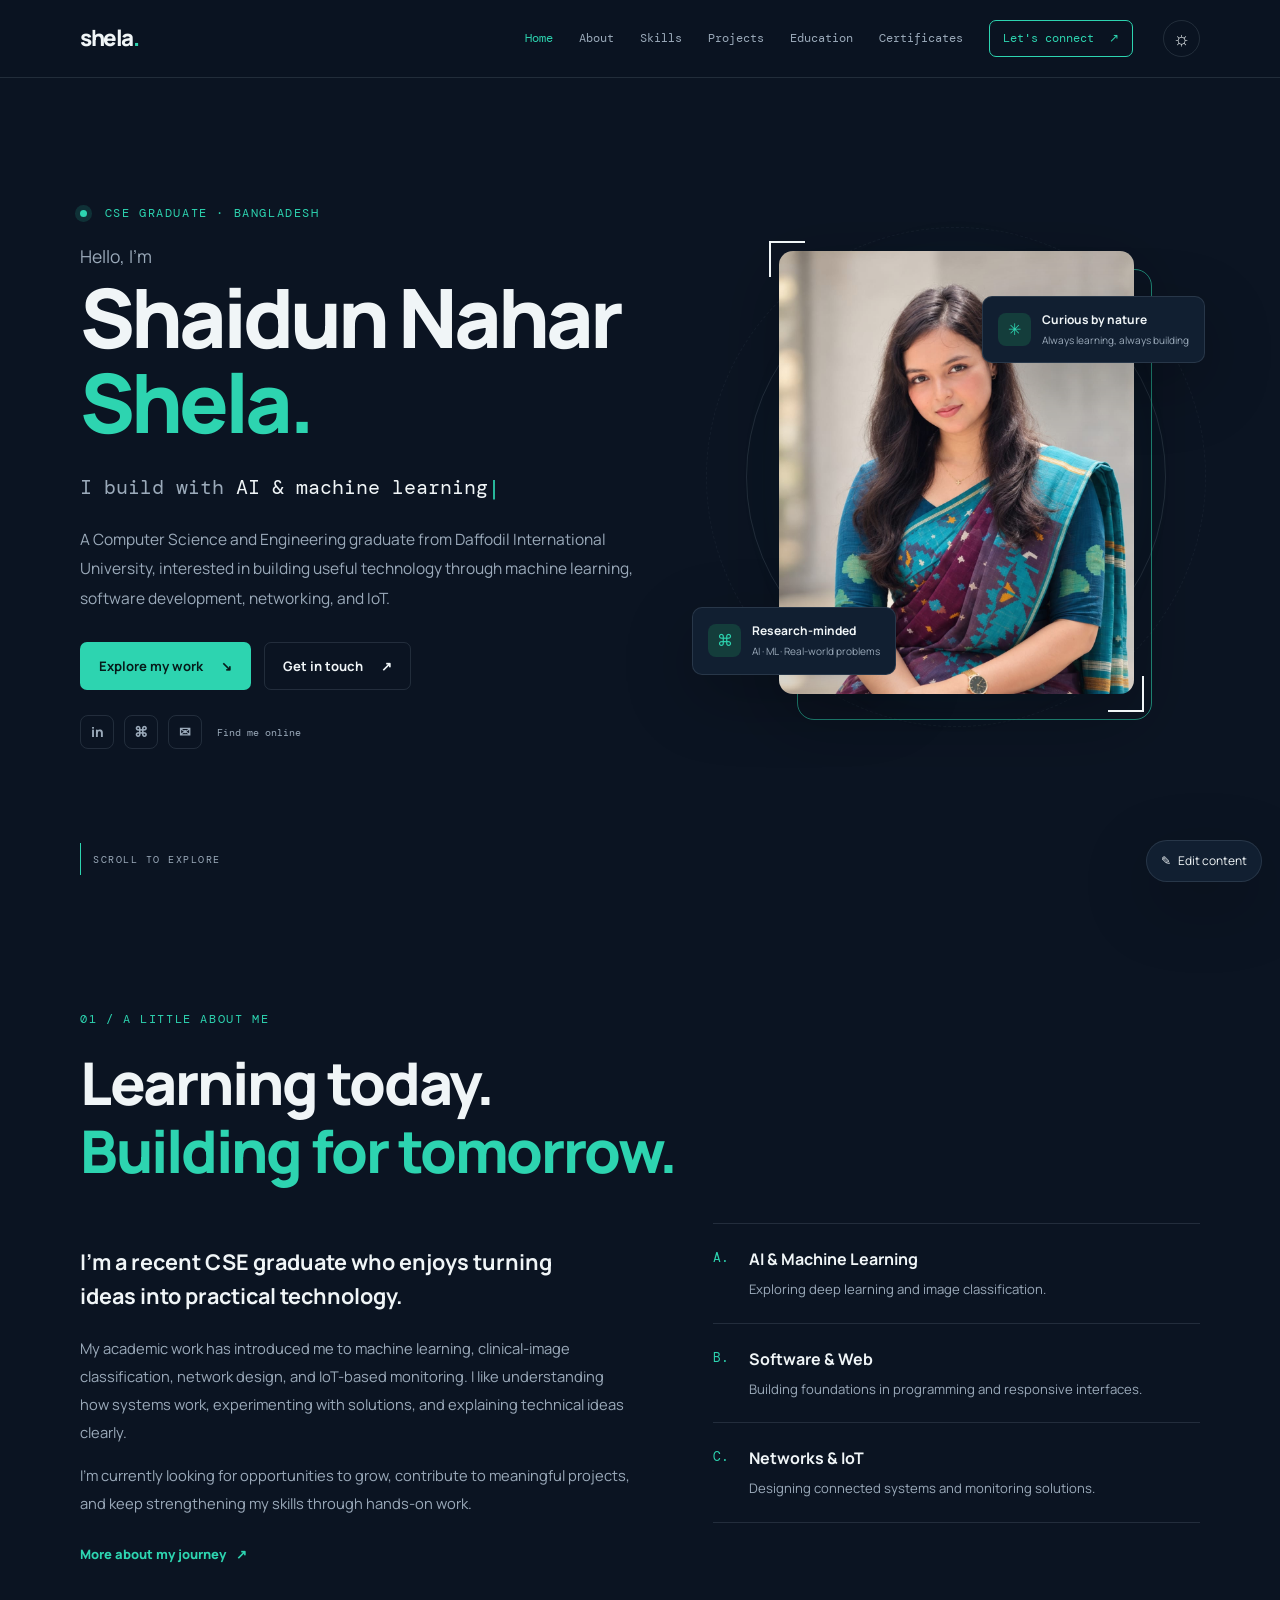
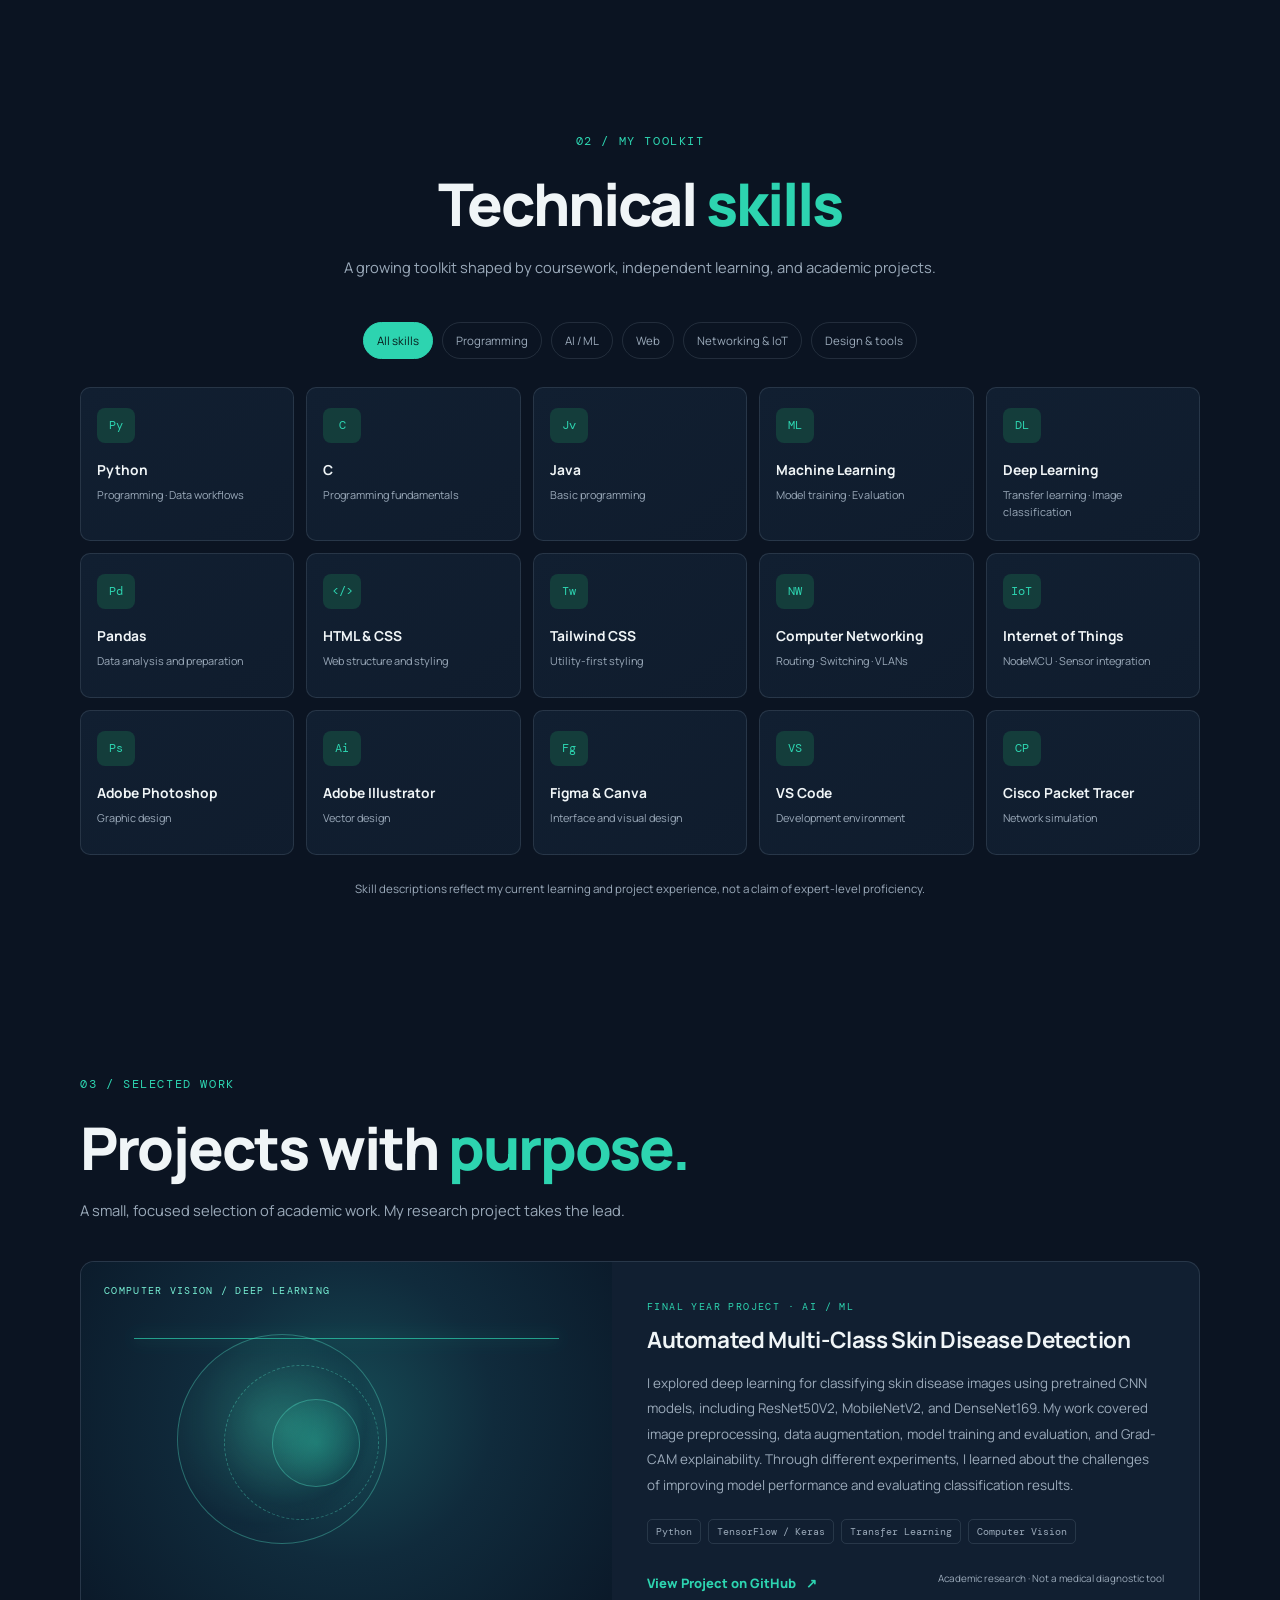
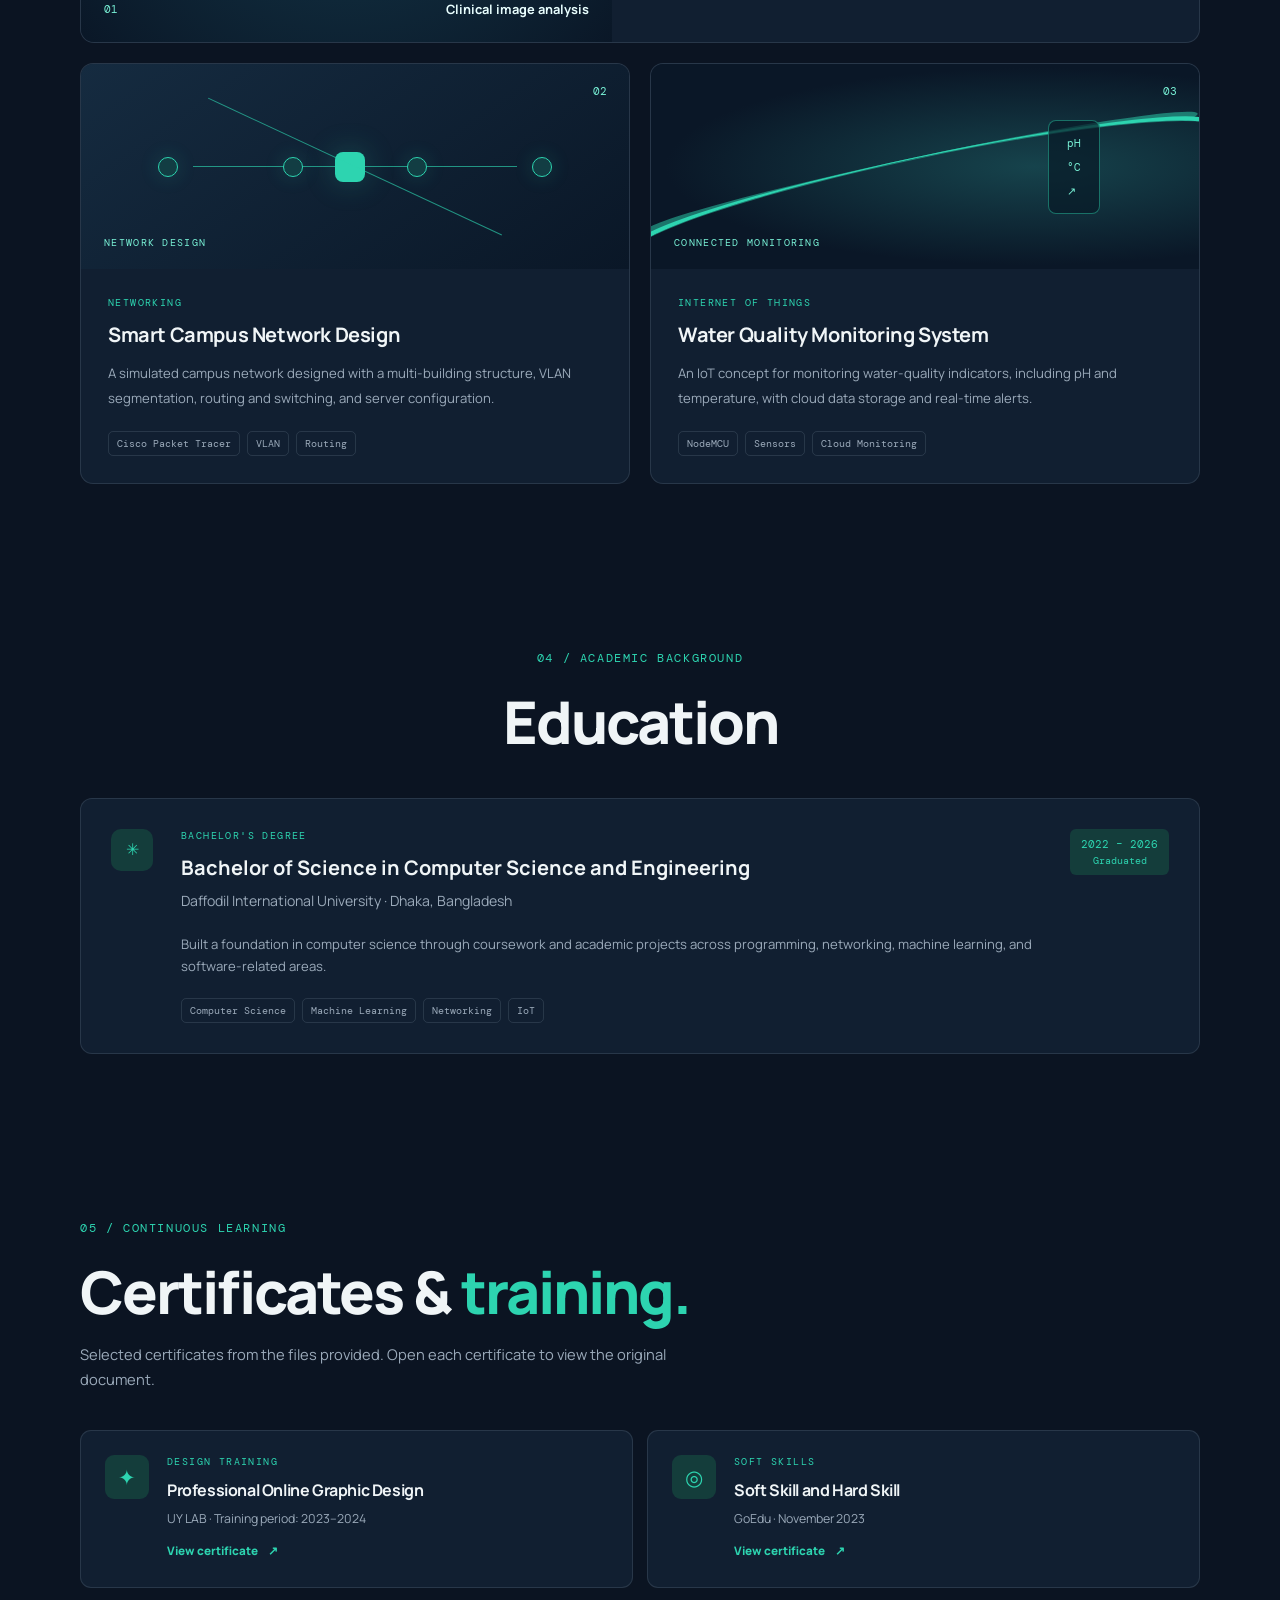
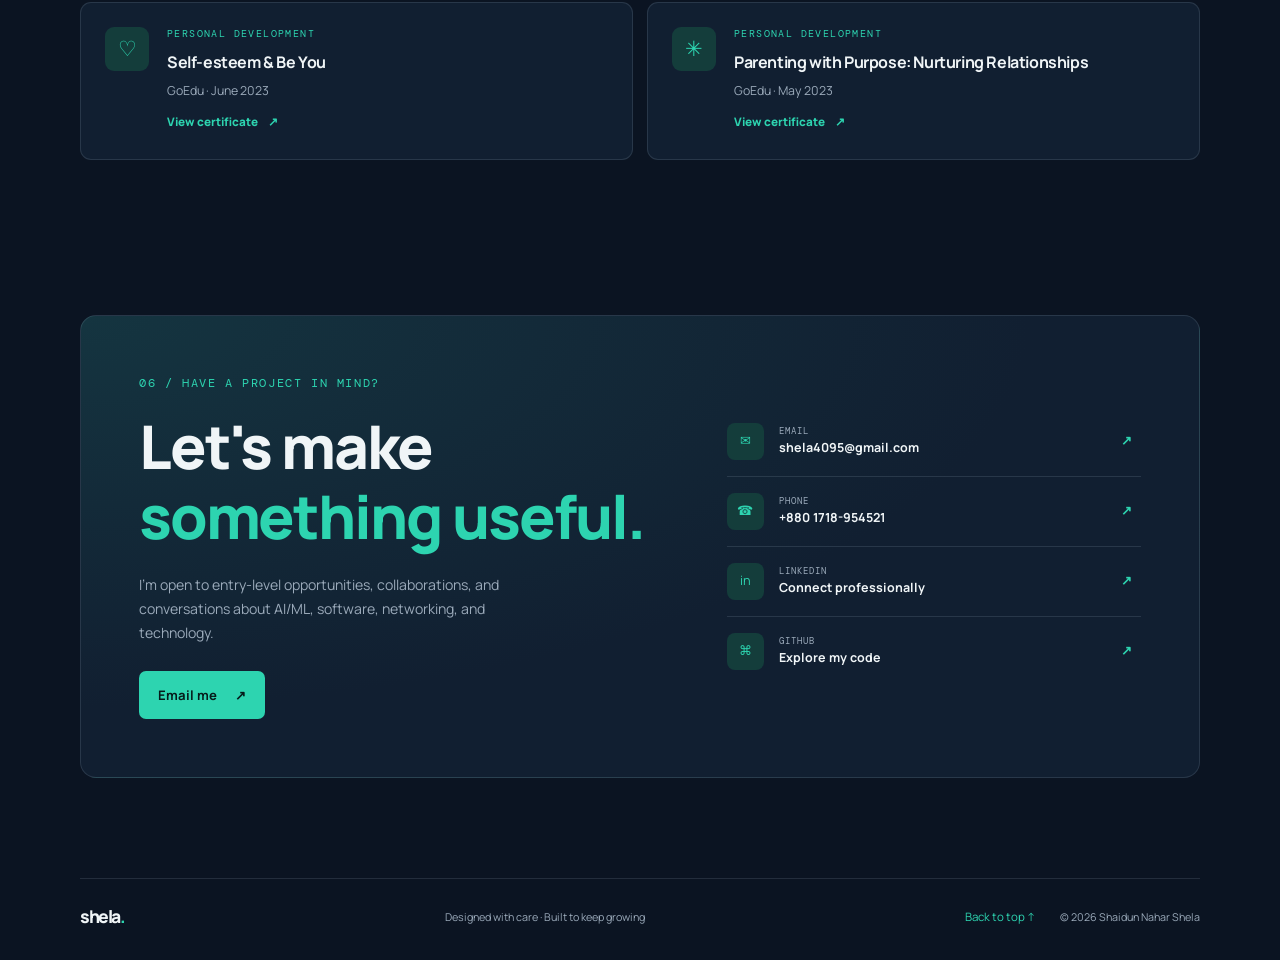
<file: index.html>
<!doctype html>
<html lang="en">

<head>
  <meta charset="utf-8">
  <meta name="viewport" content="width=device-width, initial-scale=1">
  <meta name="theme-color" content="#0b1422">
  <meta name="description"
    content="Portfolio of Shaidun Nahar Shela, CSE graduate interested in AI/ML, software development, networking, and IoT.">
  <title>Shaidun Nahar Shela | CSE Graduate & AI/ML Enthusiast</title>
  <link rel="preconnect" href="https://fonts.googleapis.com">
  <link rel="preconnect" href="https://fonts.gstatic.com" crossorigin>
  <link
    href="https://fonts.googleapis.com/css2?family=DM+Mono:wght@400;500&family=Manrope:wght@400;500;600;700;800&display=swap"
    rel="stylesheet">
  <link rel="stylesheet" href="style.css">
  <script defer src="script.js"></script>
</head>

<body>
  <div class="scroll-progress" id="scrollProgress"></div>
  <header class="site-header">
    <a class="brand" href="#home" aria-label="Shaidun Nahar Shela home">shela<span>.</span></a>
    <button class="menu-toggle" id="menuToggle" aria-label="Toggle navigation"
      aria-expanded="false"><span></span><span></span></button>
    <nav class="nav" id="nav">
      <a class="active" href="#home">Home</a><a href="#about">About</a><a href="#skills">Skills</a><a
        href="#projects">Projects</a><a href="#education">Education</a><a href="#certificates">Certificates</a><a
        href="#contact" class="nav-cta">Let's connect <span>↗</span></a>
    </nav>
    <button class="theme-toggle" id="themeToggle" aria-label="Toggle light and dark theme"
      title="Toggle theme">☼</button>
  </header>

  <main>
    <section class="hero section-wrap" id="home">
      <div class="hero-copy reveal">
        <p class="eyebrow"><span class="status-dot"></span> CSE GRADUATE · BANGLADESH</p>
        <p class="intro-line">Hello, I'm</p>
        <h1>Shaidun Nahar<br><span>Shela.</span></h1>
        <h2 class="role-line">I build with <span id="typedRole">AI & machine learning</span><i class="cursor">|</i></h2>
        <p class="hero-summary">A Computer Science and Engineering graduate from Daffodil International University,
          interested in building useful technology through machine learning, software development, networking, and IoT.
        </p>
        <div class="hero-actions"><a class="button button-primary" href="#projects">Explore my work <span>↘</span></a><a
            class="button button-quiet" href="mailto:shela4095@gmail.com">Get in touch <span>↗</span></a></div>
        <div class="social-row" aria-label="Social profiles"><a
            href="https://www.linkedin.com/in/shaidun-nahar-shela-997647368/" target="_blank" rel="noopener noreferrer"
            aria-label="LinkedIn">in</a><a href="https://github.com/shaidun" target="_blank" rel="noopener noreferrer"
            aria-label="GitHub">⌘</a><a href="mailto:shela4095@gmail.com" aria-label="Email">✉</a><span
            class="social-caption">Find me online</span></div>
      </div>
      <div class="hero-visual reveal">
        <div class="photo-frame">
          <div class="photo-glow"></div><img src="assets/profile.jpg" alt="Portrait of Shaidun Nahar Shela"
            class="profile-photo">
          <div class="photo-corner corner-tl"></div>
          <div class="photo-corner corner-br"></div>
        </div>
        <div class="floating-note note-top"><span class="note-icon">✳</span>
          <div><strong>Curious by nature</strong><small>Always learning, always building</small></div>
        </div>
        <div class="floating-note note-bottom"><span class="note-icon">⌘</span>
          <div><strong>Research-minded</strong><small>AI · ML · Real-world problems</small></div>
        </div>
        <div class="orbit orbit-one"></div>
        <div class="orbit orbit-two"></div>
      </div>
      <a class="scroll-cue" href="#about"><span></span> SCROLL TO EXPLORE</a>
    </section>

    <section class="section section-wrap" id="about">
      <div class="section-heading reveal">
        <p class="eyebrow">01 / A LITTLE ABOUT ME</p>
        <h2>Learning today.<br><span>Building for tomorrow.</span></h2>
      </div>
      <div class="about-grid">
        <div class="about-text reveal">
          <p class="large-copy">I’m a recent CSE graduate who enjoys turning ideas into practical technology.</p>
          <p>My academic work has introduced me to machine learning, clinical-image classification, network design, and
            IoT-based monitoring. I like understanding how systems work, experimenting with solutions, and explaining
            technical ideas clearly.</p>
          <p>I’m currently looking for opportunities to grow, contribute to meaningful projects, and keep strengthening
            my skills through hands-on work.</p><a class="text-link"
            href="https://www.linkedin.com/in/shaidun-nahar-shela-997647368/" target="_blank"
            rel="noopener noreferrer">More about my journey <span>↗</span></a>
        </div>
        <div class="about-facts reveal">
          <div class="fact-card"><span class="fact-index">A.</span>
            <div>
              <h3>AI & Machine Learning</h3>
              <p>Exploring deep learning and image classification.</p>
            </div>
          </div>
          <div class="fact-card"><span class="fact-index">B.</span>
            <div>
              <h3>Software & Web</h3>
              <p>Building foundations in programming and responsive interfaces.</p>
            </div>
          </div>
          <div class="fact-card"><span class="fact-index">C.</span>
            <div>
              <h3>Networks & IoT</h3>
              <p>Designing connected systems and monitoring solutions.</p>
            </div>
          </div>
        </div>
      </div>
    </section>

    <section class="section section-wrap" id="skills">
      <div class="section-heading centered reveal">
        <p class="eyebrow">02 / MY TOOLKIT</p>
        <h2>Technical <span>skills</span></h2>
        <p class="section-subtitle">A growing toolkit shaped by coursework, independent learning, and academic projects.
        </p>
      </div>
      <div class="skill-tabs reveal" role="tablist" aria-label="Skill categories"><button class="skill-tab selected"
          data-skill="all" role="tab" aria-selected="true">All skills</button><button class="skill-tab"
          data-skill="programming" role="tab" aria-selected="false">Programming</button><button class="skill-tab"
          data-skill="aiml" role="tab" aria-selected="false">AI / ML</button><button class="skill-tab" data-skill="web"
          role="tab" aria-selected="false">Web</button><button class="skill-tab" data-skill="network" role="tab"
          aria-selected="false">Networking & IoT</button><button class="skill-tab" data-skill="design" role="tab"
          aria-selected="false">Design & tools</button></div>
      <div class="skills-grid" id="skillsGrid">
        <article class="skill-card reveal" data-category="programming"><span class="skill-symbol">Py</span>
          <h3>Python</h3>
          <p>Programming · Data workflows</p>
        </article>
        <article class="skill-card reveal" data-category="programming"><span class="skill-symbol">C</span>
          <h3>C</h3>
          <p>Programming fundamentals</p>
        </article>
        <article class="skill-card reveal" data-category="programming"><span class="skill-symbol">Jv</span>
          <h3>Java</h3>
          <p>Basic programming</p>
        </article>
        <article class="skill-card reveal" data-category="aiml"><span class="skill-symbol">ML</span>
          <h3>Machine Learning</h3>
          <p>Model training · Evaluation</p>
        </article>
        <article class="skill-card reveal" data-category="aiml"><span class="skill-symbol">DL</span>
          <h3>Deep Learning</h3>
          <p>Transfer learning · Image classification</p>
        </article>
        <article class="skill-card reveal" data-category="aiml"><span class="skill-symbol">Pd</span>
          <h3>Pandas</h3>
          <p>Data analysis and preparation</p>
        </article>
        <article class="skill-card reveal" data-category="web"><span class="skill-symbol">&lt;/&gt;</span>
          <h3>HTML & CSS</h3>
          <p>Web structure and styling</p>
        </article>
        <article class="skill-card reveal" data-category="web"><span class="skill-symbol">Tw</span>
          <h3>Tailwind CSS</h3>
          <p>Utility-first styling</p>
        </article>
        <article class="skill-card reveal" data-category="network"><span class="skill-symbol">NW</span>
          <h3>Computer Networking</h3>
          <p>Routing · Switching · VLANs</p>
        </article>
        <article class="skill-card reveal" data-category="network"><span class="skill-symbol">IoT</span>
          <h3>Internet of Things</h3>
          <p>NodeMCU · Sensor integration</p>
        </article>
        <article class="skill-card reveal" data-category="design"><span class="skill-symbol">Ps</span>
          <h3>Adobe Photoshop</h3>
          <p>Graphic design</p>
        </article>
        <article class="skill-card reveal" data-category="design"><span class="skill-symbol">Ai</span>
          <h3>Adobe Illustrator</h3>
          <p>Vector design</p>
        </article>
        <article class="skill-card reveal" data-category="design"><span class="skill-symbol">Fg</span>
          <h3>Figma & Canva</h3>
          <p>Interface and visual design</p>
        </article>
        <article class="skill-card reveal" data-category="design"><span class="skill-symbol">VS</span>
          <h3>VS Code</h3>
          <p>Development environment</p>
        </article>
        <article class="skill-card reveal" data-category="network"><span class="skill-symbol">CP</span>
          <h3>Cisco Packet Tracer</h3>
          <p>Network simulation</p>
        </article>
      </div>
      <p class="skills-note">Skill descriptions reflect my current learning and project experience, not a claim of
        expert-level proficiency.</p>
    </section>

    <section class="section section-wrap" id="projects">
      <div class="section-heading reveal">
        <p class="eyebrow">03 / SELECTED WORK</p>
        <h2>Projects with <span>purpose.</span></h2>
        <p class="section-subtitle">A small, focused selection of academic work. My research project takes the lead.</p>
      </div>

      <article class="project-feature reveal">
        <div class="project-art skin-art">
          <div class="scan-line"></div>
          <div class="skin-circle circle-a"></div>
          <div class="skin-circle circle-b"></div>
          <div class="skin-circle circle-c"></div>
          <div class="art-label">COMPUTER VISION / DEEP LEARNING</div>
          <div class="art-caption">
            <span>01</span>
            <strong>Clinical image analysis</strong>
          </div>
        </div>

        <div class="project-info">
          <p class="project-type">FINAL YEAR PROJECT · AI / ML</p>
          <h3>Automated Multi-Class Skin Disease Detection</h3>

          <p>
            I explored deep learning for classifying skin disease images using
            pretrained CNN models, including ResNet50V2, MobileNetV2, and
            DenseNet169. My work covered image preprocessing, data augmentation,
            model training and evaluation, and Grad-CAM explainability. Through
            different experiments, I learned about the challenges of improving
            model performance and evaluating classification results.
          </p>

          <div class="tag-row">
            <span>Python</span>
            <span>TensorFlow / Keras</span>
            <span>Transfer Learning</span>
            <span>Computer Vision</span>
          </div>

          <div class="project-links">
            <a class="text-link" href="https://github.com/shaidun/skin-disease-detection" target="_blank"
              rel="noopener noreferrer">
              View Project on GitHub <span>↗</span>
            </a>
            <span class="project-disclaimer">
              Academic research · Not a medical diagnostic tool
            </span>
          </div>
        </div>
      </article>

      <div class="project-grid">
        <article class="project-card reveal">
          <div class="project-card-top network-art"><span class="art-number">02</span>
            <div class="network-nodes"><i></i><i></i><i></i><i></i><b></b></div><span class="art-label">NETWORK
              DESIGN</span>
          </div>
          <div class="project-card-body">
            <p class="project-type">NETWORKING</p>
            <h3>Smart Campus Network Design</h3>
            <p>A simulated campus network designed with a multi-building structure, VLAN segmentation, routing and
              switching, and server configuration.</p>
            <div class="tag-row"><span>Cisco Packet Tracer</span><span>VLAN</span><span>Routing</span></div>
          </div>
        </article>
        <article class="project-card reveal">
          <div class="project-card-top iot-art"><span class="art-number">03</span>
            <div class="iot-wave"></div>
            <div class="iot-device"><span>pH</span><span>°C</span><span>↗</span></div><span class="art-label">CONNECTED
              MONITORING</span>
          </div>
          <div class="project-card-body">
            <p class="project-type">INTERNET OF THINGS</p>
            <h3>Water Quality Monitoring System</h3>
            <p>An IoT concept for monitoring water-quality indicators, including pH and temperature, with cloud data
              storage and real-time alerts.</p>
            <div class="tag-row"><span>NodeMCU</span><span>Sensors</span><span>Cloud Monitoring</span></div>
          </div>
        </article>
      </div>
    </section>

    <section class="section section-wrap" id="education">
      <div class="section-heading centered reveal">
        <p class="eyebrow">04 / ACADEMIC BACKGROUND</p>
        <h2>Education</h2>
      </div>
      <article class="education-card reveal">
        <div class="edu-icon">✳</div>
        <div class="edu-main">
          <p class="project-type">BACHELOR'S DEGREE</p>
          <h3>Bachelor of Science in Computer Science and Engineering</h3>
          <p class="edu-institution">Daffodil International University · Dhaka, Bangladesh</p>
          <p class="edu-description">Built a foundation in computer science through coursework and academic projects
            across programming, networking, machine learning, and software-related areas.</p>
          <div class="tag-row"><span>Computer Science</span><span>Machine
              Learning</span><span>Networking</span><span>IoT</span></div>
        </div>
        <div class="edu-date">2022 – 2026 <span>Graduated</span></div>
      </article>
    </section>

    <section class="section section-wrap" id="certificates">
      <div class="section-heading reveal">
        <p class="eyebrow">05 / CONTINUOUS LEARNING</p>
        <h2>Certificates & <span>training.</span></h2>
        <p class="section-subtitle">Selected certificates from the files provided. Open each certificate to view the
          original document.</p>
      </div>
      <div class="certificate-grid">
        <article class="certificate-card reveal">
          <div class="certificate-icon">✦</div>
          <div>
            <p class="project-type">DESIGN TRAINING</p>
            <h3>Professional Online Graphic Design</h3>
            <p>UY LAB · Training period: 2023–2024</p><a class="text-link"
              href="assets/certificates/graphic-design-certificate.pdf" target="_blank" rel="noopener">View certificate
              <span>↗</span></a>
          </div>
        </article>
        <article class="certificate-card reveal">
          <div class="certificate-icon">◎</div>
          <div>
            <p class="project-type">SOFT SKILLS</p>
            <h3>Soft Skill and Hard Skill</h3>
            <p>GoEdu · November 2023</p><a class="text-link" href="assets/certificates/soft-skills-certificate.pdf"
              target="_blank" rel="noopener">View certificate <span>↗</span></a>
          </div>
        </article>
        <article class="certificate-card reveal">
          <div class="certificate-icon">♡</div>
          <div>
            <p class="project-type">PERSONAL DEVELOPMENT</p>
            <h3>Self-esteem & Be You</h3>
            <p>GoEdu · June 2023</p><a class="text-link" href="assets/certificates/self-esteem-be-you-certificate.pdf"
              target="_blank" rel="noopener">View certificate <span>↗</span></a>
          </div>
        </article>
        <article class="certificate-card reveal">
          <div class="certificate-icon">✳</div>
          <div>
            <p class="project-type">PERSONAL DEVELOPMENT</p>
            <h3>Parenting with Purpose: Nurturing Relationships</h3>
            <p>GoEdu · May 2023</p><a class="text-link"
              href="assets/certificates/parenting-with-purpose-certificate.pdf" target="_blank" rel="noopener">View
              certificate <span>↗</span></a>
          </div>
        </article>
      </div>
    </section>

    <section class="contact-section section-wrap" id="contact">
      <div class="contact-panel reveal">
        <div class="contact-copy">
          <p class="eyebrow">06 / HAVE A PROJECT IN MIND?</p>
          <h2>Let's make<br><span>something useful.</span></h2>
          <p>I'm open to entry-level opportunities, collaborations, and conversations about AI/ML, software, networking,
            and technology.</p><a class="button button-primary"
            href="mailto:shela4095@gmail.com?subject=Portfolio%20inquiry">Email me <span>↗</span></a>
        </div>
        <div class="contact-details"><a class="contact-line" href="mailto:shela4095@gmail.com"><span
              class="contact-symbol">✉</span><span><small>EMAIL</small><strong>shela4095@gmail.com</strong></span><b>↗</b></a><a
            class="contact-line" href="tel:+8801718954521"><span
              class="contact-symbol">☎</span><span><small>PHONE</small><strong>+880
                1718-954521</strong></span><b>↗</b></a><a class="contact-line"
            href="https://www.linkedin.com/in/shaidun-nahar-shela-997647368/" target="_blank"
            rel="noopener noreferrer"><span class="contact-symbol">in</span><span><small>LINKEDIN</small><strong>Connect
                professionally</strong></span><b>↗</b></a><a class="contact-line" href="https://github.com/shaidun"
            target="_blank" rel="noopener noreferrer"><span
              class="contact-symbol">⌘</span><span><small>GITHUB</small><strong>Explore my
                code</strong></span><b>↗</b></a></div>
      </div>
    </section>
  </main>

  <footer class="footer section-wrap"><a class="brand" href="#home">shela<span>.</span></a>
    <p>Designed with care · Built to keep growing</p><a href="#home" class="back-top">Back to top ↑</a><span
      class="copyright">© <span id="year"></span> Shaidun Nahar Shela</span>
  </footer>
  <button class="edit-toggle" id="editToggle" title="Open content editor">✎ <span>Edit content</span></button>
  <div class="editor-panel" id="editorPanel" aria-hidden="true">
    <div class="editor-head">
      <div>
        <p class="eyebrow">LOCAL CONTENT EDITOR</p>
        <h2>Quick edits</h2>
      </div><button id="closeEditor" aria-label="Close editor">×</button>
    </div>
    <p class="editor-help">Edit your intro and role labels in this browser, then export a JSON backup. These local edits
      do not automatically publish to GitHub.</p><label for="editIntro">Hero summary</label><textarea id="editIntro"
      rows="4"></textarea><label for="editRole1">Role 1</label><input id="editRole1" type="text"><label
      for="editRole2">Role 2</label><input id="editRole2" type="text"><label for="editRole3">Role 3</label><input
      id="editRole3" type="text">
    <div class="editor-actions"><button class="button button-primary" id="saveEdits">Save in this
        browser</button><button class="button button-quiet" id="exportEdits">Export JSON</button><button
        class="button button-quiet" id="resetEdits">Reset</button></div>
    <p class="editor-status" id="editorStatus" role="status"></p>
  </div>
</body>

</html>
</file>
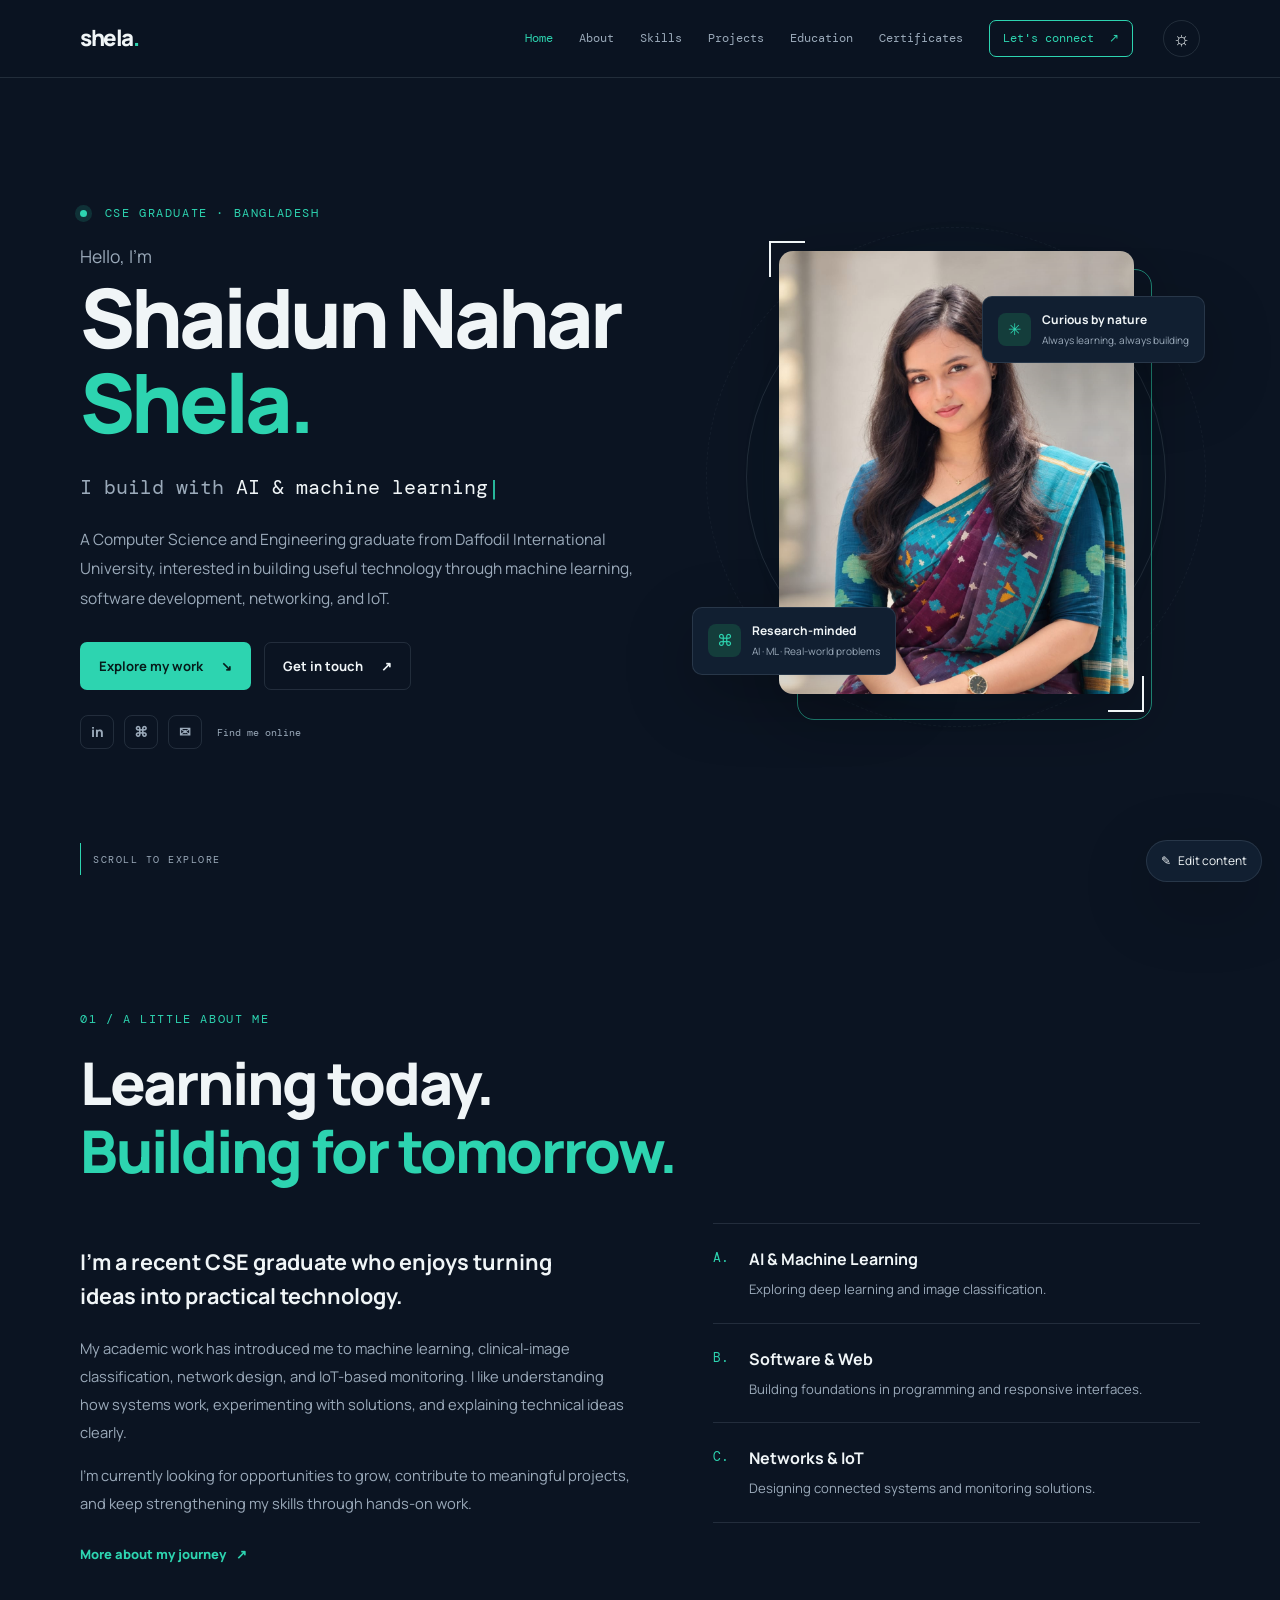
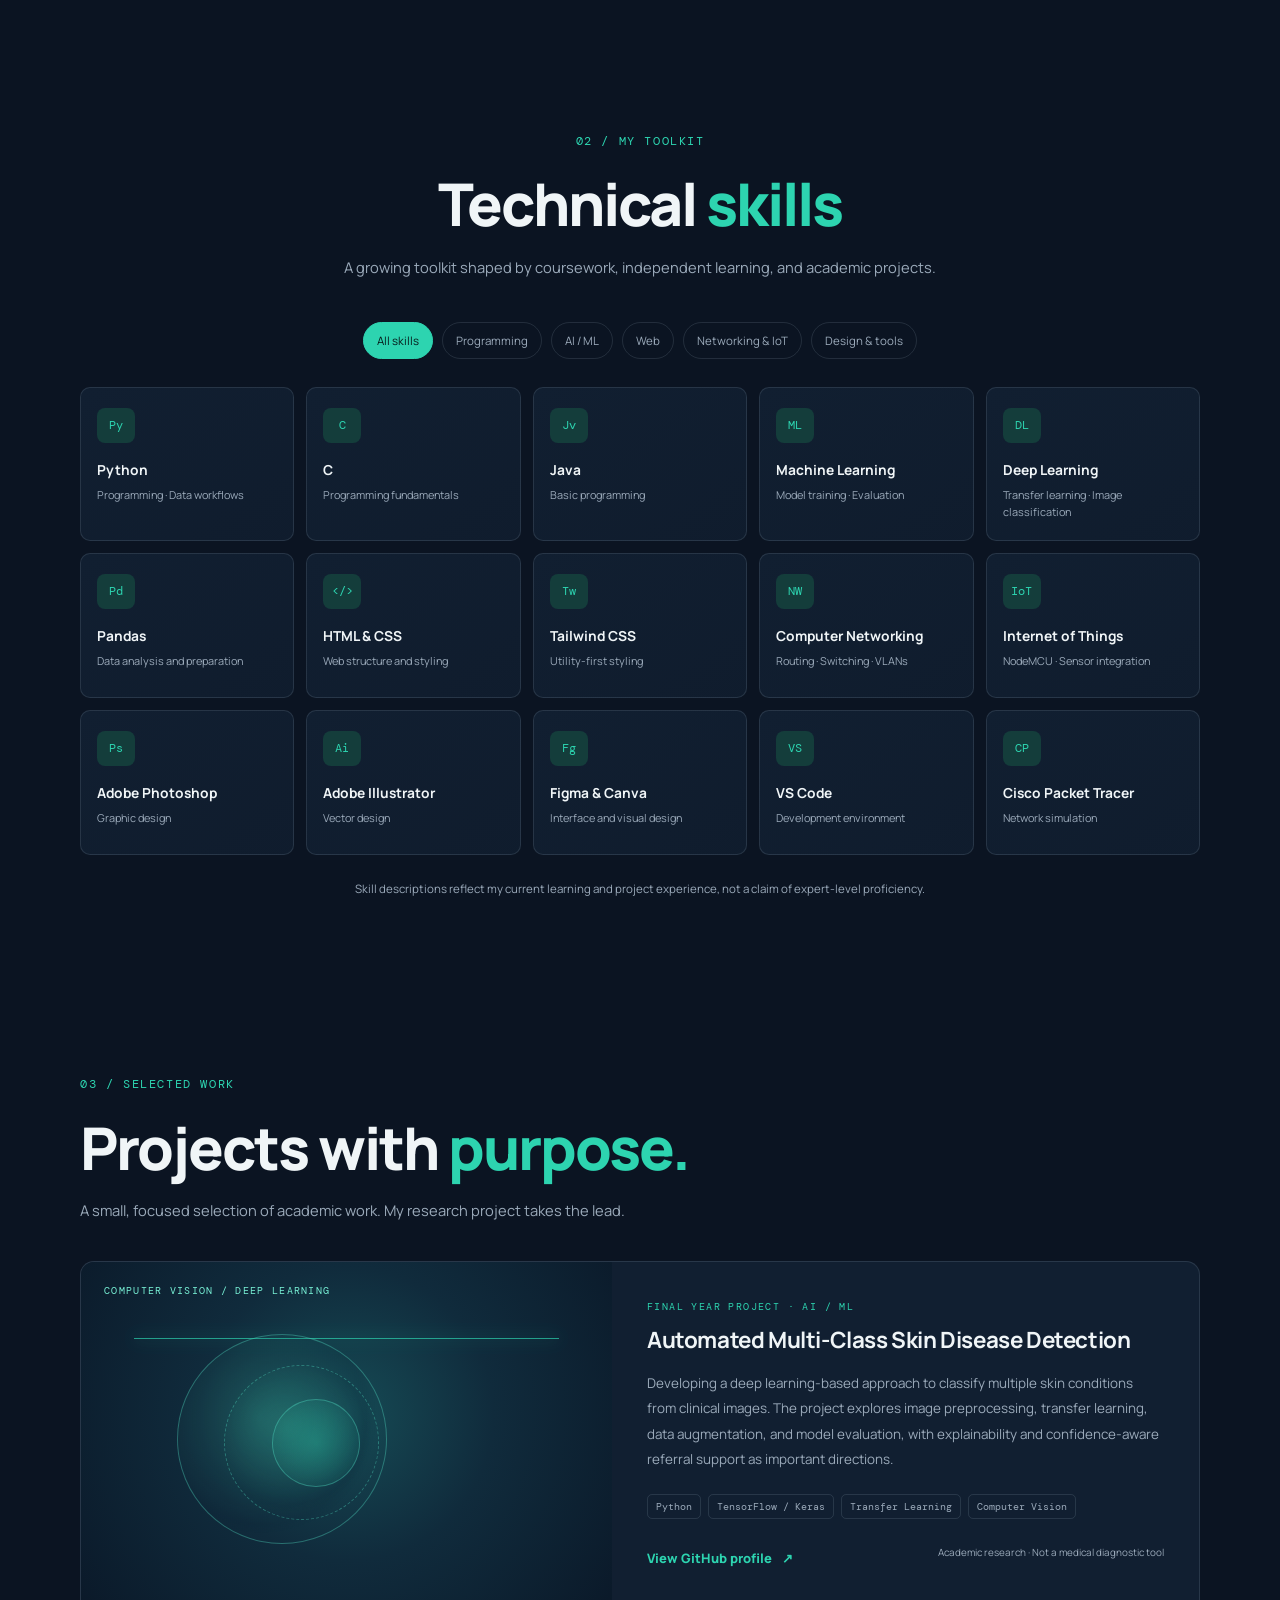
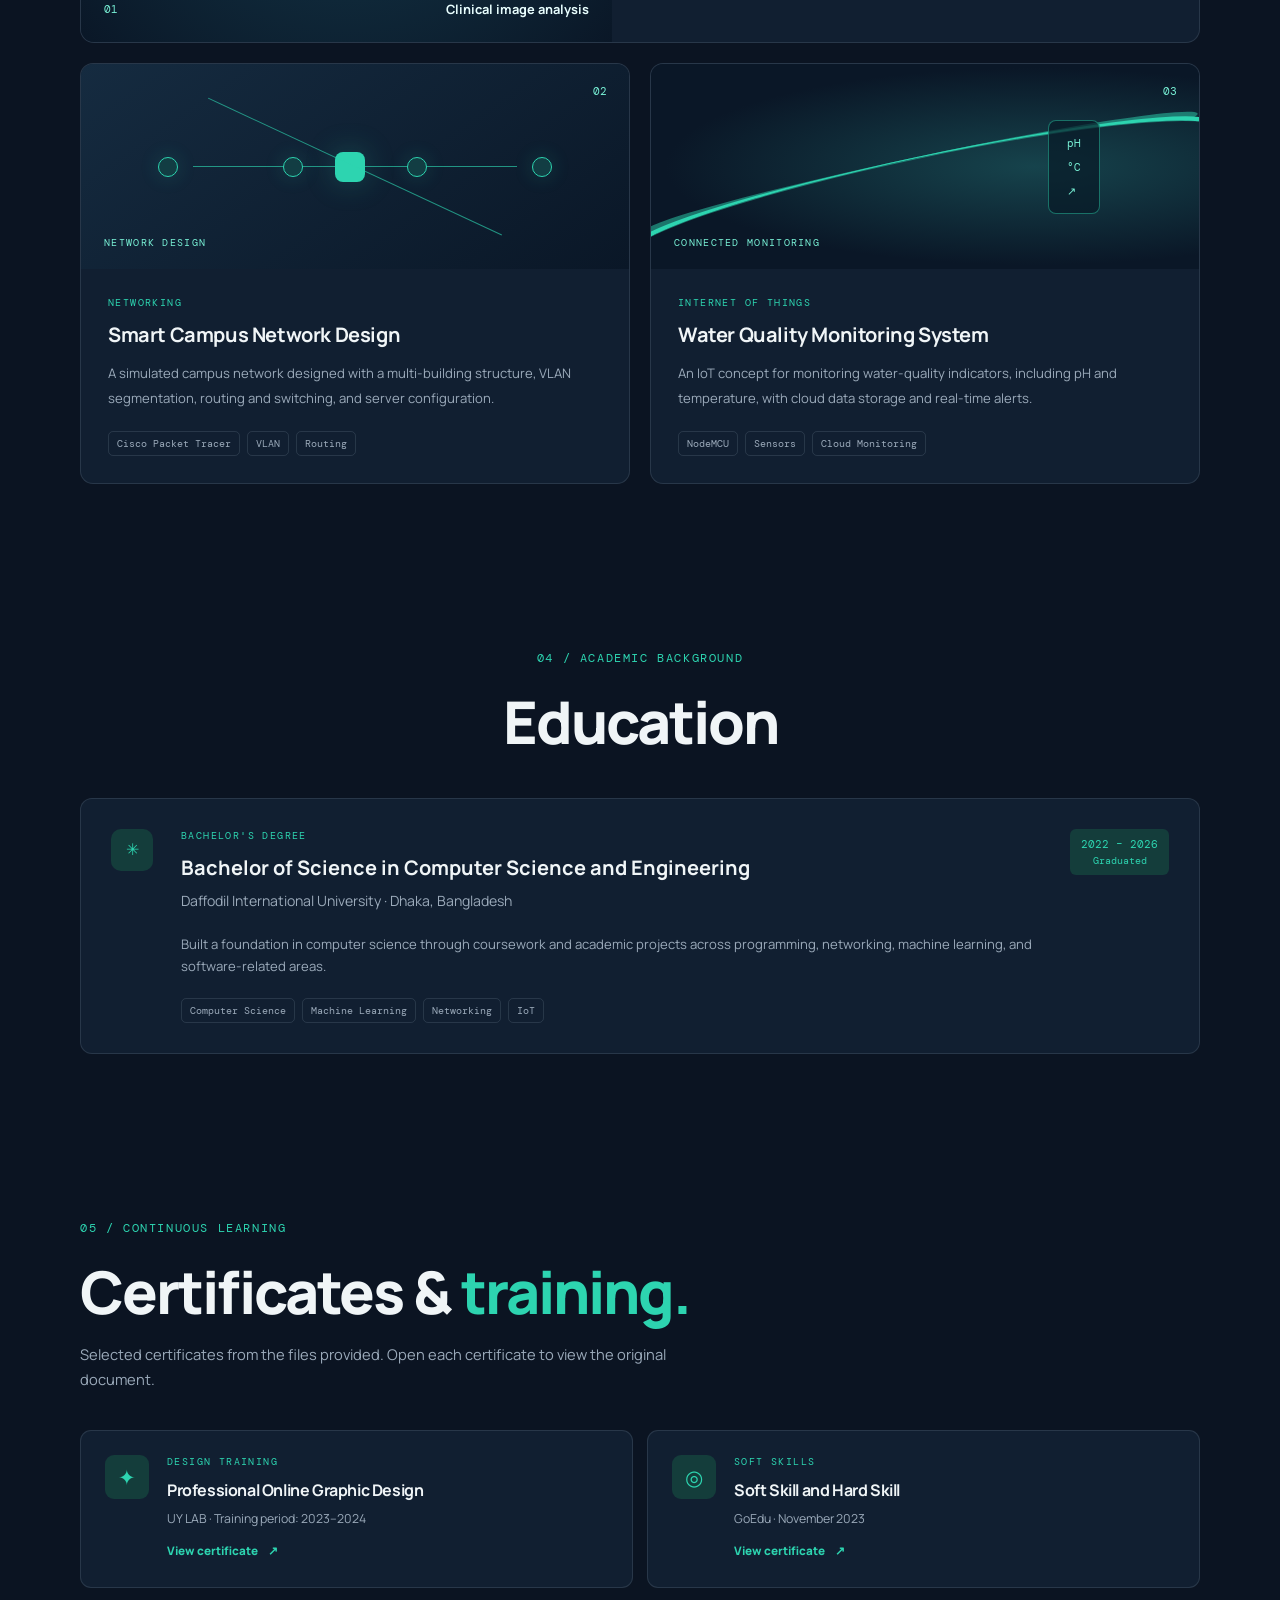
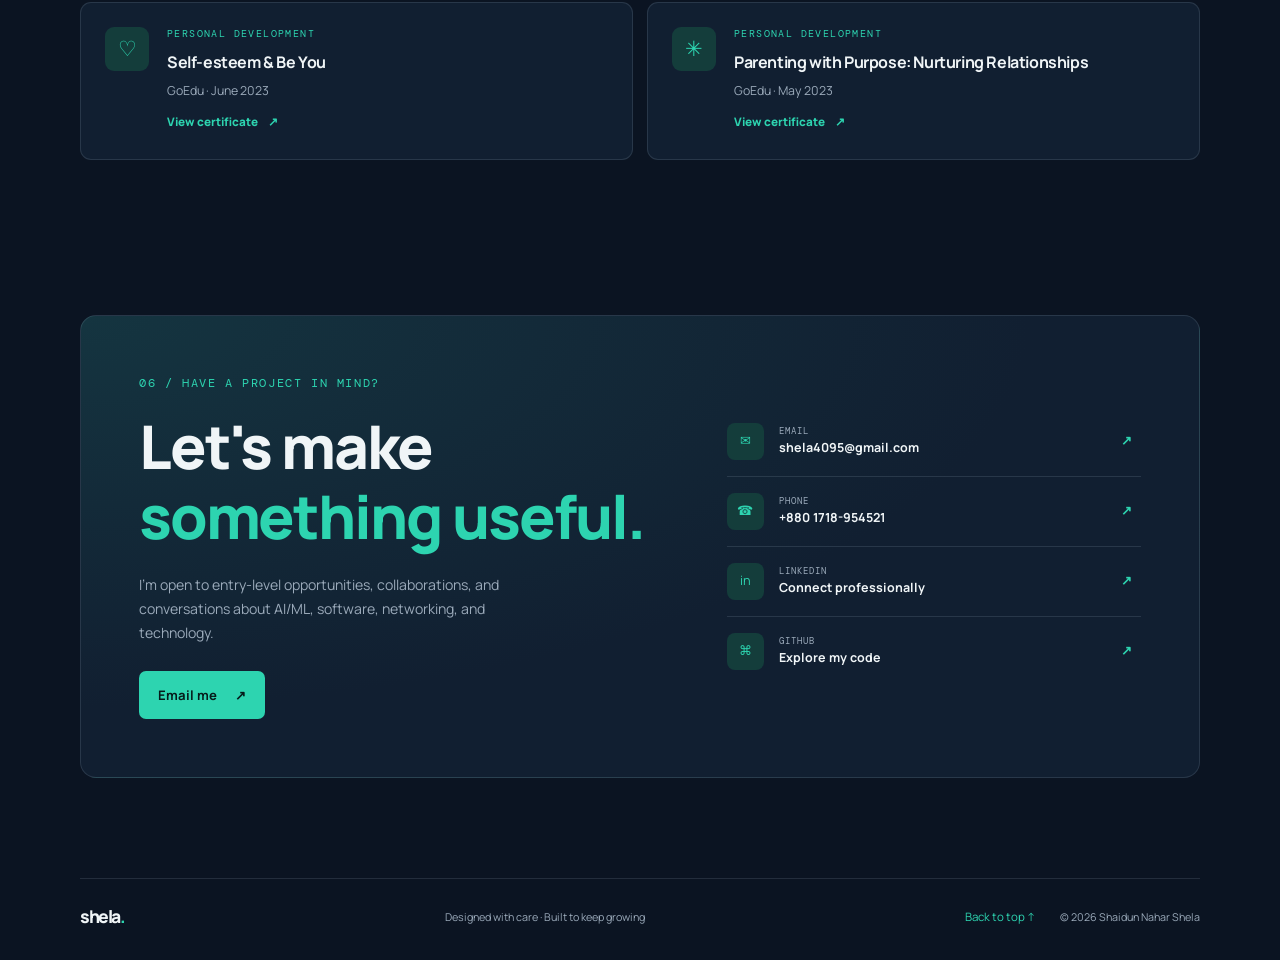
<file: shela-portfolio/index.html>
<!doctype html>
<html lang="en">
<head>
  <meta charset="utf-8"><meta name="viewport" content="width=device-width, initial-scale=1">
  <meta name="theme-color" content="#0b1422">
  <meta name="description" content="Portfolio of Shaidun Nahar Shela, CSE graduate interested in AI/ML, software development, networking, and IoT.">
  <title>Shaidun Nahar Shela | CSE Graduate & AI/ML Enthusiast</title>
  <link rel="preconnect" href="https://fonts.googleapis.com"><link rel="preconnect" href="https://fonts.gstatic.com" crossorigin>
  <link href="https://fonts.googleapis.com/css2?family=DM+Mono:wght@400;500&family=Manrope:wght@400;500;600;700;800&display=swap" rel="stylesheet">
  <link rel="stylesheet" href="style.css">
  <script defer src="script.js"></script>
</head>
<body>
  <div class="scroll-progress" id="scrollProgress"></div>
  <header class="site-header">
    <a class="brand" href="#home" aria-label="Shaidun Nahar Shela home">shela<span>.</span></a>
    <button class="menu-toggle" id="menuToggle" aria-label="Toggle navigation" aria-expanded="false"><span></span><span></span></button>
    <nav class="nav" id="nav">
      <a class="active" href="#home">Home</a><a href="#about">About</a><a href="#skills">Skills</a><a href="#projects">Projects</a><a href="#education">Education</a><a href="#certificates">Certificates</a><a href="#contact" class="nav-cta">Let's connect <span>↗</span></a>
    </nav>
    <button class="theme-toggle" id="themeToggle" aria-label="Toggle light and dark theme" title="Toggle theme">☼</button>
  </header>

  <main>
    <section class="hero section-wrap" id="home">
      <div class="hero-copy reveal">
        <p class="eyebrow"><span class="status-dot"></span> CSE GRADUATE · BANGLADESH</p>
        <p class="intro-line">Hello, I'm</p>
        <h1>Shaidun Nahar<br><span>Shela.</span></h1>
        <h2 class="role-line">I build with <span id="typedRole">AI & machine learning</span><i class="cursor">|</i></h2>
        <p class="hero-summary">A Computer Science and Engineering graduate from Daffodil International University, interested in building useful technology through machine learning, software development, networking, and IoT.</p>
        <div class="hero-actions"><a class="button button-primary" href="#projects">Explore my work <span>↘</span></a><a class="button button-quiet" href="mailto:shela4095@gmail.com">Get in touch <span>↗</span></a></div>
        <div class="social-row" aria-label="Social profiles"><a href="https://www.linkedin.com/in/shaidun-nahar-shela-997647368/" target="_blank" rel="noopener noreferrer" aria-label="LinkedIn">in</a><a href="https://github.com/shaidun" target="_blank" rel="noopener noreferrer" aria-label="GitHub">⌘</a><a href="mailto:shela4095@gmail.com" aria-label="Email">✉</a><span class="social-caption">Find me online</span></div>
      </div>
      <div class="hero-visual reveal">
        <div class="photo-frame"><div class="photo-glow"></div><img src="assets/profile.jpg" alt="Portrait of Shaidun Nahar Shela" class="profile-photo"><div class="photo-corner corner-tl"></div><div class="photo-corner corner-br"></div></div>
        <div class="floating-note note-top"><span class="note-icon">✳</span><div><strong>Curious by nature</strong><small>Always learning, always building</small></div></div>
        <div class="floating-note note-bottom"><span class="note-icon">⌘</span><div><strong>Research-minded</strong><small>AI · ML · Real-world problems</small></div></div>
        <div class="orbit orbit-one"></div><div class="orbit orbit-two"></div>
      </div>
      <a class="scroll-cue" href="#about"><span></span> SCROLL TO EXPLORE</a>
    </section>

    <section class="section section-wrap" id="about">
      <div class="section-heading reveal"><p class="eyebrow">01 / A LITTLE ABOUT ME</p><h2>Learning today.<br><span>Building for tomorrow.</span></h2></div>
      <div class="about-grid"><div class="about-text reveal"><p class="large-copy">I’m a recent CSE graduate who enjoys turning ideas into practical technology.</p><p>My academic work has introduced me to machine learning, clinical-image classification, network design, and IoT-based monitoring. I like understanding how systems work, experimenting with solutions, and explaining technical ideas clearly.</p><p>I’m currently looking for opportunities to grow, contribute to meaningful projects, and keep strengthening my skills through hands-on work.</p><a class="text-link" href="https://www.linkedin.com/in/shaidun-nahar-shela-997647368/" target="_blank" rel="noopener noreferrer">More about my journey <span>↗</span></a></div>
        <div class="about-facts reveal"><div class="fact-card"><span class="fact-index">A.</span><div><h3>AI & Machine Learning</h3><p>Exploring deep learning and image classification.</p></div></div><div class="fact-card"><span class="fact-index">B.</span><div><h3>Software & Web</h3><p>Building foundations in programming and responsive interfaces.</p></div></div><div class="fact-card"><span class="fact-index">C.</span><div><h3>Networks & IoT</h3><p>Designing connected systems and monitoring solutions.</p></div></div></div>
      </div>
    </section>

    <section class="section section-wrap" id="skills">
      <div class="section-heading centered reveal"><p class="eyebrow">02 / MY TOOLKIT</p><h2>Technical <span>skills</span></h2><p class="section-subtitle">A growing toolkit shaped by coursework, independent learning, and academic projects.</p></div>
      <div class="skill-tabs reveal" role="tablist" aria-label="Skill categories"><button class="skill-tab selected" data-skill="all" role="tab" aria-selected="true">All skills</button><button class="skill-tab" data-skill="programming" role="tab" aria-selected="false">Programming</button><button class="skill-tab" data-skill="aiml" role="tab" aria-selected="false">AI / ML</button><button class="skill-tab" data-skill="web" role="tab" aria-selected="false">Web</button><button class="skill-tab" data-skill="network" role="tab" aria-selected="false">Networking & IoT</button><button class="skill-tab" data-skill="design" role="tab" aria-selected="false">Design & tools</button></div>
      <div class="skills-grid" id="skillsGrid">
        <article class="skill-card reveal" data-category="programming"><span class="skill-symbol">Py</span><h3>Python</h3><p>Programming · Data workflows</p></article>
        <article class="skill-card reveal" data-category="programming"><span class="skill-symbol">C</span><h3>C</h3><p>Programming fundamentals</p></article>
        <article class="skill-card reveal" data-category="programming"><span class="skill-symbol">Jv</span><h3>Java</h3><p>Basic programming</p></article>
        <article class="skill-card reveal" data-category="aiml"><span class="skill-symbol">ML</span><h3>Machine Learning</h3><p>Model training · Evaluation</p></article>
        <article class="skill-card reveal" data-category="aiml"><span class="skill-symbol">DL</span><h3>Deep Learning</h3><p>Transfer learning · Image classification</p></article>
        <article class="skill-card reveal" data-category="aiml"><span class="skill-symbol">Pd</span><h3>Pandas</h3><p>Data analysis and preparation</p></article>
        <article class="skill-card reveal" data-category="web"><span class="skill-symbol">&lt;/&gt;</span><h3>HTML & CSS</h3><p>Web structure and styling</p></article>
        <article class="skill-card reveal" data-category="web"><span class="skill-symbol">Tw</span><h3>Tailwind CSS</h3><p>Utility-first styling</p></article>
        <article class="skill-card reveal" data-category="network"><span class="skill-symbol">NW</span><h3>Computer Networking</h3><p>Routing · Switching · VLANs</p></article>
        <article class="skill-card reveal" data-category="network"><span class="skill-symbol">IoT</span><h3>Internet of Things</h3><p>NodeMCU · Sensor integration</p></article>
        <article class="skill-card reveal" data-category="design"><span class="skill-symbol">Ps</span><h3>Adobe Photoshop</h3><p>Graphic design</p></article>
        <article class="skill-card reveal" data-category="design"><span class="skill-symbol">Ai</span><h3>Adobe Illustrator</h3><p>Vector design</p></article>
        <article class="skill-card reveal" data-category="design"><span class="skill-symbol">Fg</span><h3>Figma & Canva</h3><p>Interface and visual design</p></article>
        <article class="skill-card reveal" data-category="design"><span class="skill-symbol">VS</span><h3>VS Code</h3><p>Development environment</p></article>
        <article class="skill-card reveal" data-category="network"><span class="skill-symbol">CP</span><h3>Cisco Packet Tracer</h3><p>Network simulation</p></article>
      </div>
      <p class="skills-note">Skill descriptions reflect my current learning and project experience, not a claim of expert-level proficiency.</p>
    </section>

    <section class="section section-wrap" id="projects">
      <div class="section-heading reveal"><p class="eyebrow">03 / SELECTED WORK</p><h2>Projects with <span>purpose.</span></h2><p class="section-subtitle">A small, focused selection of academic work. My research project takes the lead.</p></div>
      <article class="project-feature reveal"><div class="project-art skin-art"><div class="scan-line"></div><div class="skin-circle circle-a"></div><div class="skin-circle circle-b"></div><div class="skin-circle circle-c"></div><div class="art-label">COMPUTER VISION / DEEP LEARNING</div><div class="art-caption"><span>01</span><strong>Clinical image analysis</strong></div></div><div class="project-info"><p class="project-type">FINAL YEAR PROJECT · AI / ML</p><h3>Automated Multi-Class Skin Disease Detection</h3><p>Developing a deep learning-based approach to classify multiple skin conditions from clinical images. The project explores image preprocessing, transfer learning, data augmentation, and model evaluation, with explainability and confidence-aware referral support as important directions.</p><div class="tag-row"><span>Python</span><span>TensorFlow / Keras</span><span>Transfer Learning</span><span>Computer Vision</span></div><div class="project-links"><a class="text-link" href="https://github.com/shaidun" target="_blank" rel="noopener noreferrer">View GitHub profile <span>↗</span></a><span class="project-disclaimer">Academic research · Not a medical diagnostic tool</span></div></div></article>
      <div class="project-grid">
        <article class="project-card reveal"><div class="project-card-top network-art"><span class="art-number">02</span><div class="network-nodes"><i></i><i></i><i></i><i></i><b></b></div><span class="art-label">NETWORK DESIGN</span></div><div class="project-card-body"><p class="project-type">NETWORKING</p><h3>Smart Campus Network Design</h3><p>A simulated campus network designed with a multi-building structure, VLAN segmentation, routing and switching, and server configuration.</p><div class="tag-row"><span>Cisco Packet Tracer</span><span>VLAN</span><span>Routing</span></div></div></article>
        <article class="project-card reveal"><div class="project-card-top iot-art"><span class="art-number">03</span><div class="iot-wave"></div><div class="iot-device"><span>pH</span><span>°C</span><span>↗</span></div><span class="art-label">CONNECTED MONITORING</span></div><div class="project-card-body"><p class="project-type">INTERNET OF THINGS</p><h3>Water Quality Monitoring System</h3><p>An IoT concept for monitoring water-quality indicators, including pH and temperature, with cloud data storage and real-time alerts.</p><div class="tag-row"><span>NodeMCU</span><span>Sensors</span><span>Cloud Monitoring</span></div></div></article>
      </div>
    </section>

    <section class="section section-wrap" id="education">
      <div class="section-heading centered reveal"><p class="eyebrow">04 / ACADEMIC BACKGROUND</p><h2>Education</h2></div>
      <article class="education-card reveal"><div class="edu-icon">✳</div><div class="edu-main"><p class="project-type">BACHELOR'S DEGREE</p><h3>Bachelor of Science in Computer Science and Engineering</h3><p class="edu-institution">Daffodil International University · Dhaka, Bangladesh</p><p class="edu-description">Built a foundation in computer science through coursework and academic projects across programming, networking, machine learning, and software-related areas.</p><div class="tag-row"><span>Computer Science</span><span>Machine Learning</span><span>Networking</span><span>IoT</span></div></div><div class="edu-date">2022 – 2026 <span>Graduated</span></div></article>
    </section>

    <section class="section section-wrap" id="certificates">
      <div class="section-heading reveal"><p class="eyebrow">05 / CONTINUOUS LEARNING</p><h2>Certificates & <span>training.</span></h2><p class="section-subtitle">Selected certificates from the files provided. Open each certificate to view the original document.</p></div>
      <div class="certificate-grid">
        <article class="certificate-card reveal"><div class="certificate-icon">✦</div><div><p class="project-type">DESIGN TRAINING</p><h3>Professional Online Graphic Design</h3><p>UY LAB · Training period: 2023–2024</p><a class="text-link" href="assets/certificates/graphic-design-certificate.pdf" target="_blank" rel="noopener">View certificate <span>↗</span></a></div></article>
        <article class="certificate-card reveal"><div class="certificate-icon">◎</div><div><p class="project-type">SOFT SKILLS</p><h3>Soft Skill and Hard Skill</h3><p>GoEdu · November 2023</p><a class="text-link" href="assets/certificates/soft-skills-certificate.pdf" target="_blank" rel="noopener">View certificate <span>↗</span></a></div></article>
        <article class="certificate-card reveal"><div class="certificate-icon">♡</div><div><p class="project-type">PERSONAL DEVELOPMENT</p><h3>Self-esteem & Be You</h3><p>GoEdu · June 2023</p><a class="text-link" href="assets/certificates/self-esteem-be-you-certificate.pdf" target="_blank" rel="noopener">View certificate <span>↗</span></a></div></article>
        <article class="certificate-card reveal"><div class="certificate-icon">✳</div><div><p class="project-type">PERSONAL DEVELOPMENT</p><h3>Parenting with Purpose: Nurturing Relationships</h3><p>GoEdu · May 2023</p><a class="text-link" href="assets/certificates/parenting-with-purpose-certificate.pdf" target="_blank" rel="noopener">View certificate <span>↗</span></a></div></article>
      </div>
    </section>

    <section class="contact-section section-wrap" id="contact"><div class="contact-panel reveal"><div class="contact-copy"><p class="eyebrow">06 / HAVE A PROJECT IN MIND?</p><h2>Let's make<br><span>something useful.</span></h2><p>I'm open to entry-level opportunities, collaborations, and conversations about AI/ML, software, networking, and technology.</p><a class="button button-primary" href="mailto:shela4095@gmail.com?subject=Portfolio%20inquiry">Email me <span>↗</span></a></div><div class="contact-details"><a class="contact-line" href="mailto:shela4095@gmail.com"><span class="contact-symbol">✉</span><span><small>EMAIL</small><strong>shela4095@gmail.com</strong></span><b>↗</b></a><a class="contact-line" href="tel:+8801718954521"><span class="contact-symbol">☎</span><span><small>PHONE</small><strong>+880 1718-954521</strong></span><b>↗</b></a><a class="contact-line" href="https://www.linkedin.com/in/shaidun-nahar-shela-997647368/" target="_blank" rel="noopener noreferrer"><span class="contact-symbol">in</span><span><small>LINKEDIN</small><strong>Connect professionally</strong></span><b>↗</b></a><a class="contact-line" href="https://github.com/shaidun" target="_blank" rel="noopener noreferrer"><span class="contact-symbol">⌘</span><span><small>GITHUB</small><strong>Explore my code</strong></span><b>↗</b></a></div></div></section>
  </main>

  <footer class="footer section-wrap"><a class="brand" href="#home">shela<span>.</span></a><p>Designed with care · Built to keep growing</p><a href="#home" class="back-top">Back to top ↑</a><span class="copyright">© <span id="year"></span> Shaidun Nahar Shela</span></footer>
  <button class="edit-toggle" id="editToggle" title="Open content editor">✎ <span>Edit content</span></button>
  <div class="editor-panel" id="editorPanel" aria-hidden="true"><div class="editor-head"><div><p class="eyebrow">LOCAL CONTENT EDITOR</p><h2>Quick edits</h2></div><button id="closeEditor" aria-label="Close editor">×</button></div><p class="editor-help">Edit your intro and role labels in this browser, then export a JSON backup. These local edits do not automatically publish to GitHub.</p><label for="editIntro">Hero summary</label><textarea id="editIntro" rows="4"></textarea><label for="editRole1">Role 1</label><input id="editRole1" type="text"><label for="editRole2">Role 2</label><input id="editRole2" type="text"><label for="editRole3">Role 3</label><input id="editRole3" type="text"><div class="editor-actions"><button class="button button-primary" id="saveEdits">Save in this browser</button><button class="button button-quiet" id="exportEdits">Export JSON</button><button class="button button-quiet" id="resetEdits">Reset</button></div><p class="editor-status" id="editorStatus" role="status"></p></div>
</body>
</html>
</file>
<file: style.css>
:root{--bg:#0b1422;--bg-soft:#101d2e;--panel:#111f31;--panel2:#142338;--text:#f0f5f7;--muted:#9baaba;--line:rgba(190,213,230,.13);--accent:#2dd4b0;--accent2:#78f0d5;--accent-dark:#143d3b;--shadow:0 22px 70px rgba(0,0,0,.23);--mono:'DM Mono',monospace;--sans:'Manrope',sans-serif;--wrap:1120px}*{box-sizing:border-box}html{scroll-behavior:smooth;scroll-padding-top:90px}body{margin:0;background:var(--bg);color:var(--text);font-family:var(--sans);line-height:1.7;overflow-x:hidden;transition:background .25s,color .25s}body.light{--bg:#f5f8fa;--bg-soft:#eaf0f3;--panel:#fff;--panel2:#edf4f5;--text:#142334;--muted:#596a7b;--line:rgba(20,45,60,.15);--accent:#087f71;--accent2:#0c9f8b;--accent-dark:#d7f4ee;--shadow:0 22px 70px rgba(22,50,70,.1)}a{color:inherit;text-decoration:none}button,input,textarea{font:inherit}.scroll-progress{position:fixed;top:0;left:0;height:3px;background:var(--accent);width:0;z-index:1000}.site-header{height:78px;display:flex;align-items:center;gap:30px;padding:0 max(28px,calc((100vw - var(--wrap))/2));position:sticky;top:0;z-index:100;background:color-mix(in srgb,var(--bg) 88%,transparent);backdrop-filter:blur(18px);border-bottom:1px solid var(--line)}.brand{font-size:1.4rem;font-weight:800;letter-spacing:-1.4px;margin-right:auto}.brand span{color:var(--accent)}.nav{display:flex;align-items:center;gap:26px}.nav a{font-family:var(--mono);font-size:.72rem;color:var(--muted);transition:color .2s}.nav a:hover,.nav a.active{color:var(--accent)}.nav-cta{border:1px solid var(--accent)!important;border-radius:7px;padding:8px 13px;color:var(--accent)!important}.nav-cta span{margin-left:8px}.theme-toggle,.menu-toggle{border:1px solid var(--line);background:transparent;color:var(--text);width:37px;height:37px;border-radius:50%;cursor:pointer;font-size:1.2rem}.menu-toggle{display:none}.section-wrap{width:min(var(--wrap),calc(100% - 56px));margin-inline:auto}.hero{min-height:calc(100vh - 78px);display:grid;grid-template-columns:1.08fr .92fr;align-items:center;gap:60px;padding-top:65px;padding-bottom:90px;position:relative}.eyebrow{font-family:var(--mono);font-size:.72rem;letter-spacing:1.6px;color:var(--accent);margin:0 0 19px}.status-dot{display:inline-block;width:7px;height:7px;border-radius:50%;background:var(--accent);margin-right:9px;box-shadow:0 0 0 5px color-mix(in srgb,var(--accent) 15%,transparent)}.intro-line{font-size:1.1rem;color:var(--muted);margin:0 0 3px}.hero h1{font-size:clamp(3.1rem,6.4vw,5.7rem);line-height:1.04;letter-spacing:-4px;margin:0;font-weight:800}.hero h1 span,.section-heading h2 span,.contact-copy h2 span{color:var(--accent)}.role-line{font-family:var(--mono);font-weight:400;font-size:clamp(1rem,2vw,1.28rem);color:var(--muted);margin:24px 0 20px;min-height:35px}.role-line span{color:var(--text)}.cursor{font-style:normal;color:var(--accent);animation:blink .8s infinite}.hero-summary{max-width:570px;color:var(--muted);font-size:.97rem;line-height:1.9}.hero-actions{display:flex;gap:13px;flex-wrap:wrap;margin:29px 0 25px}.button{display:inline-flex;align-items:center;gap:18px;padding:12px 18px;border-radius:7px;font-size:.82rem;font-weight:700;border:1px solid transparent;cursor:pointer;transition:transform .2s,background .2s,border-color .2s}.button:hover{transform:translateY(-3px)}.button-primary{background:var(--accent);color:#061b1a}.button-primary:hover{background:var(--accent2)}.button-quiet{border-color:var(--line);color:var(--text)}.button-quiet:hover{border-color:var(--accent)}.social-row{display:flex;align-items:center;gap:10px}.social-row a{display:grid;place-items:center;width:34px;height:34px;border:1px solid var(--line);border-radius:8px;color:var(--muted);font-size:.85rem;font-weight:800;transition:.2s}.social-row a:hover{border-color:var(--accent);color:var(--accent);transform:translateY(-3px)}.social-caption{font: .65rem var(--mono);color:var(--muted);margin-left:5px}.hero-visual{min-height:490px;display:grid;place-items:center;position:relative}.photo-frame{position:relative;width:min(355px,82%);aspect-ratio:4/5;z-index:2}.photo-frame:before{content:'';position:absolute;inset:18px -18px -18px 18px;border:1px solid var(--accent);border-radius:17px;opacity:.6}.profile-photo{width:100%;height:100%;object-fit:cover;object-position:center 25%;border-radius:14px;position:relative;box-shadow:var(--shadow);filter:saturate(.94)}.photo-glow{position:absolute;inset:-25px;background:radial-gradient(ellipse,color-mix(in srgb,var(--accent) 17%,transparent),transparent 68%);filter:blur(22px)}.photo-corner{position:absolute;width:36px;height:36px;border-color:var(--accent);z-index:3}.corner-tl{left:-10px;top:-10px;border-left:2px solid;border-top:2px solid}.corner-br{right:-10px;bottom:-10px;border-right:2px solid;border-bottom:2px solid}.floating-note{position:absolute;z-index:4;display:flex;align-items:center;gap:11px;background:var(--panel);border:1px solid var(--line);border-radius:10px;padding:13px 15px;box-shadow:var(--shadow);animation:float 5s ease-in-out infinite}.floating-note strong,.floating-note small{display:block}.floating-note strong{font-size:.75rem}.floating-note small{font-size:.63rem;color:var(--muted);margin-top:2px}.note-icon{display:grid;place-items:center;width:33px;height:33px;background:var(--accent-dark);color:var(--accent);border-radius:8px}.note-top{top:64px;right:-5px}.note-bottom{bottom:47px;left:-20px;animation-delay:-2.2s}.orbit{position:absolute;border:1px solid var(--line);border-radius:50%;width:420px;height:420px}.orbit-two{width:500px;height:500px;border-style:dashed;opacity:.4}.scroll-cue{position:absolute;bottom:25px;left:0;display:flex;align-items:center;gap:12px;color:var(--muted);font: .62rem var(--mono);letter-spacing:1.5px}.scroll-cue span{height:32px;width:1px;background:var(--accent)}.section{padding-top:110px;padding-bottom:55px}.section-heading{margin-bottom:38px}.section-heading h2,.contact-copy h2{font-size:clamp(2.3rem,4.6vw,3.8rem);line-height:1.16;letter-spacing:-2px;margin:0;font-weight:800}.section-heading.centered{text-align:center;max-width:670px;margin:0 auto 42px}.section-subtitle{color:var(--muted);max-width:650px;font-size:.92rem;margin-top:16px}.centered .section-subtitle{margin-inline:auto}.about-grid{display:grid;grid-template-columns:1fr .88fr;gap:80px}.about-text p:not(.large-copy){color:var(--muted);font-size:.92rem;line-height:1.9}.large-copy{font-size:1.35rem;line-height:1.6;font-weight:700;max-width:530px}.text-link{display:inline-flex;align-items:center;gap:10px;color:var(--accent);font-size:.81rem;font-weight:800;margin-top:10px}.text-link span{transition:transform .2s}.text-link:hover span{transform:translate(3px,-3px)}.about-facts{border-top:1px solid var(--line)}.fact-card{display:flex;gap:20px;padding:22px 0;border-bottom:1px solid var(--line)}.fact-index{font: .8rem var(--mono);color:var(--accent);padding-top:3px}.fact-card h3{font-size:1rem;margin:0 0 5px}.fact-card p{font-size:.82rem;color:var(--muted);margin:0}.skill-tabs{display:flex;justify-content:center;flex-wrap:wrap;gap:9px;margin:0 auto 28px}.skill-tab{border:1px solid var(--line);border-radius:100px;padding:8px 13px;background:transparent;color:var(--muted);font-size:.72rem;cursor:pointer;transition:.2s}.skill-tab.selected,.skill-tab:hover{background:var(--accent);border-color:var(--accent);color:#071b1a}.skills-grid{display:grid;grid-template-columns:repeat(5,1fr);gap:12px}.skill-card{border:1px solid var(--line);border-radius:10px;padding:20px 16px;background:linear-gradient(145deg,var(--panel),color-mix(in srgb,var(--panel) 75%,var(--bg)));min-height:145px;transition:transform .25s,border-color .25s}.skill-card:hover{transform:translateY(-5px);border-color:var(--accent)}.skill-card[hidden]{display:none}.skill-symbol{display:grid;place-items:center;min-width:38px;width:max-content;padding:0 7px;height:35px;border-radius:8px;background:var(--accent-dark);color:var(--accent);font: .72rem var(--mono);margin-bottom:15px}.skill-card h3{font-size:.86rem;margin:0 0 4px}.skill-card p{font-size:.68rem;color:var(--muted);margin:0;line-height:1.6}.skills-note{font-size:.72rem;color:var(--muted);text-align:center;margin-top:24px}.project-feature{display:grid;grid-template-columns:.95fr 1.05fr;border:1px solid var(--line);border-radius:14px;overflow:hidden;background:var(--panel);margin-bottom:20px}.project-art{min-height:380px;position:relative;overflow:hidden;background:radial-gradient(circle at 50% 40%,#164b55 0,#102b3c 42%,#0a1727 100%)}.skin-circle{position:absolute;border:1px solid rgba(86,232,202,.35);border-radius:50%;background:radial-gradient(circle at 40% 40%,rgba(65,205,174,.2),rgba(12,36,55,.1) 60%,transparent 65%)}.circle-a{width:210px;height:210px;left:18%;top:19%}.circle-b{width:155px;height:155px;left:27%;top:27%;border-style:dashed}.circle-c{width:88px;height:88px;left:36%;top:36%;background:radial-gradient(circle,rgba(45,212,176,.3),transparent)}.scan-line{position:absolute;left:10%;right:10%;height:1px;top:20%;background:var(--accent);box-shadow:0 0 15px var(--accent);opacity:.7;animation:scan 5s ease-in-out infinite}.art-label{position:absolute;top:22px;left:23px;color:#78f0d5;font: .62rem var(--mono);letter-spacing:1.3px}.art-caption{position:absolute;bottom:22px;left:23px;right:23px;display:flex;justify-content:space-between;align-items:center;color:#e9ffff;font-size:.8rem}.art-caption span,.art-number{font: .7rem var(--mono);color:#78f0d5}.project-info{padding:38px 35px}.project-type{font: .65rem var(--mono);letter-spacing:1.4px;color:var(--accent);margin:0 0 12px}.project-info h3,.project-card h3,.certificate-card h3{font-size:1.4rem;line-height:1.35;margin:0 0 15px;letter-spacing:-.4px}.project-info>p:not(.project-type){color:var(--muted);font-size:.84rem;line-height:1.9}.tag-row{display:flex;flex-wrap:wrap;gap:7px;margin-top:21px}.tag-row span{font: .62rem var(--mono);color:var(--muted);border:1px solid var(--line);border-radius:5px;padding:5px 8px}.project-links{display:flex;align-items:center;justify-content:space-between;gap:12px;flex-wrap:wrap;margin-top:18px}.project-disclaimer{font-size:.62rem;color:var(--muted)}.project-grid{display:grid;grid-template-columns:1fr 1fr;gap:20px}.project-card{border:1px solid var(--line);border-radius:13px;overflow:hidden;background:var(--panel);transition:transform .25s,border-color .25s}.project-card:hover{transform:translateY(-5px);border-color:var(--accent)}.project-card-top{height:205px;position:relative;overflow:hidden;background:#0b1b2a}.network-art{background:linear-gradient(145deg,#152b40,#0a1727)}.network-nodes{position:absolute;inset:45px 14%;display:flex;align-items:center;justify-content:space-between}.network-nodes:before,.network-nodes:after{content:'';position:absolute;left:9%;right:9%;height:1px;background:var(--accent);opacity:.65}.network-nodes:after{transform:rotate(25deg)}.network-nodes i{z-index:1;width:20px;height:20px;border-radius:50%;background:#123d43;border:1px solid var(--accent);box-shadow:0 0 20px rgba(45,212,176,.2)}.network-nodes b{position:absolute;left:45%;width:30px;height:30px;border-radius:8px;background:var(--accent);box-shadow:0 0 30px rgba(45,212,176,.25)}.iot-art{background:radial-gradient(ellipse at 70% 50%,#16434c,#0a1727 68%)}.iot-wave{position:absolute;left:-5%;right:-5%;top:45%;height:70px;border-top:1px solid rgba(45,212,176,.5);border-radius:50%;transform:rotate(-12deg);box-shadow:0 -10px 0 -9px var(--accent),0 -20px 0 -19px rgba(45,212,176,.5)}.iot-device{position:absolute;right:18%;top:27%;display:flex;flex-direction:column;gap:10px;padding:15px 18px;border:1px solid rgba(45,212,176,.45);border-radius:8px;background:rgba(8,26,39,.7);font: .68rem var(--mono);color:#78f0d5}.project-card-top .art-label{top:auto;bottom:20px}.art-number{position:absolute;top:20px;right:22px}.project-card-body{padding:27px}.project-card h3{font-size:1.25rem;margin-bottom:10px}.project-card-body>p:not(.project-type){font-size:.82rem;color:var(--muted);line-height:1.85}.education-card{display:grid;grid-template-columns:48px 1fr auto;gap:22px;align-items:start;padding:30px;border:1px solid var(--line);border-radius:12px;background:var(--panel)}.edu-icon{display:grid;place-items:center;width:42px;height:42px;background:var(--accent-dark);color:var(--accent);border-radius:10px}.edu-main h3{font-size:1.25rem;line-height:1.4;margin:0 0 7px}.edu-institution{font-size:.88rem;color:var(--muted);margin:0}.edu-description{font-size:.82rem;color:var(--muted);margin:20px 0 0}.edu-date{font: .7rem var(--mono);color:var(--accent);background:var(--accent-dark);padding:8px 11px;border-radius:6px;white-space:nowrap}.edu-date span{display:block;font-size:.6rem;text-align:center;margin-top:3px}.certificate-grid{display:grid;grid-template-columns:1fr 1fr;gap:14px}.certificate-card{display:flex;gap:18px;padding:24px;border:1px solid var(--line);border-radius:11px;background:var(--panel);transition:border-color .2s,transform .2s}.certificate-card:hover{border-color:var(--accent);transform:translateY(-3px)}.certificate-icon{flex-shrink:0;display:grid;place-items:center;width:44px;height:44px;border-radius:9px;background:var(--accent-dark);color:var(--accent);font-size:1.3rem}.certificate-card h3{font-size:1rem;margin-bottom:7px}.certificate-card p:not(.project-type){font-size:.77rem;color:var(--muted);margin:0}.certificate-card .text-link{font-size:.73rem;margin-top:12px}.contact-section{padding-top:100px;padding-bottom:100px}.contact-panel{display:grid;grid-template-columns:1fr .8fr;gap:70px;padding:58px;border:1px solid var(--line);border-radius:16px;background:radial-gradient(ellipse at 0 0,color-mix(in srgb,var(--accent) 12%,var(--panel)),var(--panel) 60%)}.contact-copy h2{font-size:clamp(2.5rem,4.7vw,4rem)}.contact-copy>p:not(.eyebrow){max-width:420px;color:var(--muted);font-size:.88rem;margin:21px 0 26px}.contact-details{display:flex;flex-direction:column;justify-content:center}.contact-line{display:grid;grid-template-columns:40px 1fr 20px;gap:12px;align-items:center;padding:16px 0;border-bottom:1px solid var(--line)}.contact-line:last-child{border-bottom:0}.contact-symbol{display:grid;place-items:center;width:37px;height:37px;border-radius:8px;background:var(--accent-dark);color:var(--accent);font-size:.8rem}.contact-line small,.contact-line strong{display:block}.contact-line small{font: .58rem var(--mono);letter-spacing:1px;color:var(--muted)}.contact-line strong{font-size:.78rem;overflow-wrap:anywhere}.contact-line>b{font-size:.8rem;color:var(--accent)}.footer{display:flex;align-items:center;gap:25px;flex-wrap:wrap;padding-top:23px;padding-bottom:28px;border-top:1px solid var(--line)}.footer .brand{font-size:1.1rem}.footer p,.copyright{font-size:.67rem;color:var(--muted);margin:0}.back-top{font-size:.72rem;color:var(--accent);margin-left:auto}.edit-toggle{position:fixed;bottom:18px;right:18px;z-index:90;border:1px solid var(--line);border-radius:100px;background:var(--panel);color:var(--text);padding:10px 14px;box-shadow:var(--shadow);cursor:pointer;font-size:.75rem}.edit-toggle span{margin-left:5px}.editor-panel{position:fixed;z-index:200;right:18px;bottom:70px;width:min(390px,calc(100vw - 36px));max-height:80vh;overflow:auto;padding:22px;border:1px solid var(--line);border-radius:14px;background:var(--panel);box-shadow:var(--shadow);transform:translateY(12px);opacity:0;pointer-events:none;transition:.2s}.editor-panel.open{transform:translateY(0);opacity:1;pointer-events:auto}.editor-head{display:flex;justify-content:space-between;align-items:start}.editor-head .eyebrow{font-size:.57rem;margin-bottom:4px}.editor-head h2{font-size:1.25rem;margin:0}.editor-head button{background:transparent;color:var(--text);border:0;font-size:1.5rem;cursor:pointer}.editor-help{font-size:.72rem;color:var(--muted);line-height:1.7}.editor-panel label{display:block;font-size:.72rem;margin:13px 0 5px}.editor-panel input,.editor-panel textarea{width:100%;border:1px solid var(--line);border-radius:6px;background:var(--bg);color:var(--text);padding:9px;font-size:.77rem}.editor-actions{display:flex;gap:7px;flex-wrap:wrap;margin-top:15px}.editor-actions .button{font-size:.68rem;padding:9px 10px}.editor-status{font-size:.7rem;color:var(--accent)}.reveal{opacity:0;transform:translateY(20px);transition:opacity .7s ease,transform .7s ease}.reveal.visible{opacity:1;transform:translateY(0)}@keyframes blink{50%{opacity:0}}@keyframes float{0%,100%{transform:translateY(0)}50%{transform:translateY(-9px)}}@keyframes scan{0%,100%{top:22%;opacity:.2}50%{top:78%;opacity:.9}}@media(max-width:1000px){.site-header{gap:17px}.nav{gap:15px}.nav a{font-size:.65rem}.hero{gap:25px}.hero h1{letter-spacing:-2.8px}.skills-grid{grid-template-columns:repeat(3,1fr)}.about-grid{gap:45px}.contact-panel{gap:35px;padding:40px}}@media(max-width:760px){.site-header{height:68px;padding-inline:22px}.menu-toggle{display:flex;flex-direction:column;justify-content:center;gap:5px;align-items:center;order:3}.menu-toggle span{width:16px;height:1px;background:var(--text)}.theme-toggle{order:2}.nav{display:none;position:absolute;top:67px;left:0;right:0;padding:18px 24px 24px;background:var(--bg);border-bottom:1px solid var(--line);flex-direction:column;align-items:stretch;gap:0}.nav.open{display:flex}.nav a{padding:12px 0;border-bottom:1px solid var(--line);font-size:.75rem}.nav .nav-cta{margin-top:12px;text-align:center;border:1px solid var(--accent)!important;padding:10px}.section-wrap{width:calc(100% - 40px)}.hero{grid-template-columns:1fr;gap:22px;padding-top:65px;padding-bottom:80px;min-height:auto}.hero-copy{order:1}.hero-visual{order:0;min-height:350px}.photo-frame{width:235px}.orbit{width:310px;height:310px}.orbit-two{width:350px;height:350px}.note-top{right:0;top:35px}.note-bottom{left:0;bottom:20px}.floating-note{padding:10px}.floating-note small{max-width:135px}.hero h1{font-size:clamp(3.2rem,14vw,5rem)}.role-line{margin-top:18px}.scroll-cue{display:none}.section{padding-top:75px;padding-bottom:35px}.about-grid{grid-template-columns:1fr;gap:35px}.skills-grid{grid-template-columns:repeat(2,1fr)}.project-feature{grid-template-columns:1fr}.project-art{min-height:270px}.project-info{padding:27px 23px}.project-grid{grid-template-columns:1fr}.education-card{grid-template-columns:42px 1fr}.edu-date{grid-column:2;justify-self:start}.certificate-grid{grid-template-columns:1fr}.contact-panel{grid-template-columns:1fr;padding:30px 23px;gap:28px}.footer{gap:14px}.footer p{order:3;width:100%}.copyright{order:4}.back-top{margin-left:auto}.edit-toggle{bottom:12px;right:12px}}@media(max-width:390px){.section-wrap{width:calc(100% - 30px)}.skills-grid{gap:8px}.skill-card{padding:15px 12px}.skill-card h3{font-size:.8rem}.skill-card p{font-size:.63rem}.skill-tabs{gap:6px}.skill-tab{font-size:.66rem;padding:7px 10px}.hero-actions{gap:8px}.button{padding:11px 13px}.certificate-card{padding:18px;gap:12px}.contact-panel{padding:25px 17px}}@media(prefers-reduced-motion:reduce){*,*::before,*::after{scroll-behavior:auto!important;animation-duration:.01ms!important;animation-iteration-count:1!important;transition-duration:.01ms!important}.reveal{opacity:1;transform:none}}
</file>
<file: shela-portfolio/style.css>
:root{--bg:#0b1422;--bg-soft:#101d2e;--panel:#111f31;--panel2:#142338;--text:#f0f5f7;--muted:#9baaba;--line:rgba(190,213,230,.13);--accent:#2dd4b0;--accent2:#78f0d5;--accent-dark:#143d3b;--shadow:0 22px 70px rgba(0,0,0,.23);--mono:'DM Mono',monospace;--sans:'Manrope',sans-serif;--wrap:1120px}*{box-sizing:border-box}html{scroll-behavior:smooth;scroll-padding-top:90px}body{margin:0;background:var(--bg);color:var(--text);font-family:var(--sans);line-height:1.7;overflow-x:hidden;transition:background .25s,color .25s}body.light{--bg:#f5f8fa;--bg-soft:#eaf0f3;--panel:#fff;--panel2:#edf4f5;--text:#142334;--muted:#596a7b;--line:rgba(20,45,60,.15);--accent:#087f71;--accent2:#0c9f8b;--accent-dark:#d7f4ee;--shadow:0 22px 70px rgba(22,50,70,.1)}a{color:inherit;text-decoration:none}button,input,textarea{font:inherit}.scroll-progress{position:fixed;top:0;left:0;height:3px;background:var(--accent);width:0;z-index:1000}.site-header{height:78px;display:flex;align-items:center;gap:30px;padding:0 max(28px,calc((100vw - var(--wrap))/2));position:sticky;top:0;z-index:100;background:color-mix(in srgb,var(--bg) 88%,transparent);backdrop-filter:blur(18px);border-bottom:1px solid var(--line)}.brand{font-size:1.4rem;font-weight:800;letter-spacing:-1.4px;margin-right:auto}.brand span{color:var(--accent)}.nav{display:flex;align-items:center;gap:26px}.nav a{font-family:var(--mono);font-size:.72rem;color:var(--muted);transition:color .2s}.nav a:hover,.nav a.active{color:var(--accent)}.nav-cta{border:1px solid var(--accent)!important;border-radius:7px;padding:8px 13px;color:var(--accent)!important}.nav-cta span{margin-left:8px}.theme-toggle,.menu-toggle{border:1px solid var(--line);background:transparent;color:var(--text);width:37px;height:37px;border-radius:50%;cursor:pointer;font-size:1.2rem}.menu-toggle{display:none}.section-wrap{width:min(var(--wrap),calc(100% - 56px));margin-inline:auto}.hero{min-height:calc(100vh - 78px);display:grid;grid-template-columns:1.08fr .92fr;align-items:center;gap:60px;padding-top:65px;padding-bottom:90px;position:relative}.eyebrow{font-family:var(--mono);font-size:.72rem;letter-spacing:1.6px;color:var(--accent);margin:0 0 19px}.status-dot{display:inline-block;width:7px;height:7px;border-radius:50%;background:var(--accent);margin-right:9px;box-shadow:0 0 0 5px color-mix(in srgb,var(--accent) 15%,transparent)}.intro-line{font-size:1.1rem;color:var(--muted);margin:0 0 3px}.hero h1{font-size:clamp(3.1rem,6.4vw,5.7rem);line-height:1.04;letter-spacing:-4px;margin:0;font-weight:800}.hero h1 span,.section-heading h2 span,.contact-copy h2 span{color:var(--accent)}.role-line{font-family:var(--mono);font-weight:400;font-size:clamp(1rem,2vw,1.28rem);color:var(--muted);margin:24px 0 20px;min-height:35px}.role-line span{color:var(--text)}.cursor{font-style:normal;color:var(--accent);animation:blink .8s infinite}.hero-summary{max-width:570px;color:var(--muted);font-size:.97rem;line-height:1.9}.hero-actions{display:flex;gap:13px;flex-wrap:wrap;margin:29px 0 25px}.button{display:inline-flex;align-items:center;gap:18px;padding:12px 18px;border-radius:7px;font-size:.82rem;font-weight:700;border:1px solid transparent;cursor:pointer;transition:transform .2s,background .2s,border-color .2s}.button:hover{transform:translateY(-3px)}.button-primary{background:var(--accent);color:#061b1a}.button-primary:hover{background:var(--accent2)}.button-quiet{border-color:var(--line);color:var(--text)}.button-quiet:hover{border-color:var(--accent)}.social-row{display:flex;align-items:center;gap:10px}.social-row a{display:grid;place-items:center;width:34px;height:34px;border:1px solid var(--line);border-radius:8px;color:var(--muted);font-size:.85rem;font-weight:800;transition:.2s}.social-row a:hover{border-color:var(--accent);color:var(--accent);transform:translateY(-3px)}.social-caption{font: .65rem var(--mono);color:var(--muted);margin-left:5px}.hero-visual{min-height:490px;display:grid;place-items:center;position:relative}.photo-frame{position:relative;width:min(355px,82%);aspect-ratio:4/5;z-index:2}.photo-frame:before{content:'';position:absolute;inset:18px -18px -18px 18px;border:1px solid var(--accent);border-radius:17px;opacity:.6}.profile-photo{width:100%;height:100%;object-fit:cover;object-position:center 25%;border-radius:14px;position:relative;box-shadow:var(--shadow);filter:saturate(.94)}.photo-glow{position:absolute;inset:-25px;background:radial-gradient(ellipse,color-mix(in srgb,var(--accent) 17%,transparent),transparent 68%);filter:blur(22px)}.photo-corner{position:absolute;width:36px;height:36px;border-color:var(--accent);z-index:3}.corner-tl{left:-10px;top:-10px;border-left:2px solid;border-top:2px solid}.corner-br{right:-10px;bottom:-10px;border-right:2px solid;border-bottom:2px solid}.floating-note{position:absolute;z-index:4;display:flex;align-items:center;gap:11px;background:var(--panel);border:1px solid var(--line);border-radius:10px;padding:13px 15px;box-shadow:var(--shadow);animation:float 5s ease-in-out infinite}.floating-note strong,.floating-note small{display:block}.floating-note strong{font-size:.75rem}.floating-note small{font-size:.63rem;color:var(--muted);margin-top:2px}.note-icon{display:grid;place-items:center;width:33px;height:33px;background:var(--accent-dark);color:var(--accent);border-radius:8px}.note-top{top:64px;right:-5px}.note-bottom{bottom:47px;left:-20px;animation-delay:-2.2s}.orbit{position:absolute;border:1px solid var(--line);border-radius:50%;width:420px;height:420px}.orbit-two{width:500px;height:500px;border-style:dashed;opacity:.4}.scroll-cue{position:absolute;bottom:25px;left:0;display:flex;align-items:center;gap:12px;color:var(--muted);font: .62rem var(--mono);letter-spacing:1.5px}.scroll-cue span{height:32px;width:1px;background:var(--accent)}.section{padding-top:110px;padding-bottom:55px}.section-heading{margin-bottom:38px}.section-heading h2,.contact-copy h2{font-size:clamp(2.3rem,4.6vw,3.8rem);line-height:1.16;letter-spacing:-2px;margin:0;font-weight:800}.section-heading.centered{text-align:center;max-width:670px;margin:0 auto 42px}.section-subtitle{color:var(--muted);max-width:650px;font-size:.92rem;margin-top:16px}.centered .section-subtitle{margin-inline:auto}.about-grid{display:grid;grid-template-columns:1fr .88fr;gap:80px}.about-text p:not(.large-copy){color:var(--muted);font-size:.92rem;line-height:1.9}.large-copy{font-size:1.35rem;line-height:1.6;font-weight:700;max-width:530px}.text-link{display:inline-flex;align-items:center;gap:10px;color:var(--accent);font-size:.81rem;font-weight:800;margin-top:10px}.text-link span{transition:transform .2s}.text-link:hover span{transform:translate(3px,-3px)}.about-facts{border-top:1px solid var(--line)}.fact-card{display:flex;gap:20px;padding:22px 0;border-bottom:1px solid var(--line)}.fact-index{font: .8rem var(--mono);color:var(--accent);padding-top:3px}.fact-card h3{font-size:1rem;margin:0 0 5px}.fact-card p{font-size:.82rem;color:var(--muted);margin:0}.skill-tabs{display:flex;justify-content:center;flex-wrap:wrap;gap:9px;margin:0 auto 28px}.skill-tab{border:1px solid var(--line);border-radius:100px;padding:8px 13px;background:transparent;color:var(--muted);font-size:.72rem;cursor:pointer;transition:.2s}.skill-tab.selected,.skill-tab:hover{background:var(--accent);border-color:var(--accent);color:#071b1a}.skills-grid{display:grid;grid-template-columns:repeat(5,1fr);gap:12px}.skill-card{border:1px solid var(--line);border-radius:10px;padding:20px 16px;background:linear-gradient(145deg,var(--panel),color-mix(in srgb,var(--panel) 75%,var(--bg)));min-height:145px;transition:transform .25s,border-color .25s}.skill-card:hover{transform:translateY(-5px);border-color:var(--accent)}.skill-card[hidden]{display:none}.skill-symbol{display:grid;place-items:center;min-width:38px;width:max-content;padding:0 7px;height:35px;border-radius:8px;background:var(--accent-dark);color:var(--accent);font: .72rem var(--mono);margin-bottom:15px}.skill-card h3{font-size:.86rem;margin:0 0 4px}.skill-card p{font-size:.68rem;color:var(--muted);margin:0;line-height:1.6}.skills-note{font-size:.72rem;color:var(--muted);text-align:center;margin-top:24px}.project-feature{display:grid;grid-template-columns:.95fr 1.05fr;border:1px solid var(--line);border-radius:14px;overflow:hidden;background:var(--panel);margin-bottom:20px}.project-art{min-height:380px;position:relative;overflow:hidden;background:radial-gradient(circle at 50% 40%,#164b55 0,#102b3c 42%,#0a1727 100%)}.skin-circle{position:absolute;border:1px solid rgba(86,232,202,.35);border-radius:50%;background:radial-gradient(circle at 40% 40%,rgba(65,205,174,.2),rgba(12,36,55,.1) 60%,transparent 65%)}.circle-a{width:210px;height:210px;left:18%;top:19%}.circle-b{width:155px;height:155px;left:27%;top:27%;border-style:dashed}.circle-c{width:88px;height:88px;left:36%;top:36%;background:radial-gradient(circle,rgba(45,212,176,.3),transparent)}.scan-line{position:absolute;left:10%;right:10%;height:1px;top:20%;background:var(--accent);box-shadow:0 0 15px var(--accent);opacity:.7;animation:scan 5s ease-in-out infinite}.art-label{position:absolute;top:22px;left:23px;color:#78f0d5;font: .62rem var(--mono);letter-spacing:1.3px}.art-caption{position:absolute;bottom:22px;left:23px;right:23px;display:flex;justify-content:space-between;align-items:center;color:#e9ffff;font-size:.8rem}.art-caption span,.art-number{font: .7rem var(--mono);color:#78f0d5}.project-info{padding:38px 35px}.project-type{font: .65rem var(--mono);letter-spacing:1.4px;color:var(--accent);margin:0 0 12px}.project-info h3,.project-card h3,.certificate-card h3{font-size:1.4rem;line-height:1.35;margin:0 0 15px;letter-spacing:-.4px}.project-info>p:not(.project-type){color:var(--muted);font-size:.84rem;line-height:1.9}.tag-row{display:flex;flex-wrap:wrap;gap:7px;margin-top:21px}.tag-row span{font: .62rem var(--mono);color:var(--muted);border:1px solid var(--line);border-radius:5px;padding:5px 8px}.project-links{display:flex;align-items:center;justify-content:space-between;gap:12px;flex-wrap:wrap;margin-top:18px}.project-disclaimer{font-size:.62rem;color:var(--muted)}.project-grid{display:grid;grid-template-columns:1fr 1fr;gap:20px}.project-card{border:1px solid var(--line);border-radius:13px;overflow:hidden;background:var(--panel);transition:transform .25s,border-color .25s}.project-card:hover{transform:translateY(-5px);border-color:var(--accent)}.project-card-top{height:205px;position:relative;overflow:hidden;background:#0b1b2a}.network-art{background:linear-gradient(145deg,#152b40,#0a1727)}.network-nodes{position:absolute;inset:45px 14%;display:flex;align-items:center;justify-content:space-between}.network-nodes:before,.network-nodes:after{content:'';position:absolute;left:9%;right:9%;height:1px;background:var(--accent);opacity:.65}.network-nodes:after{transform:rotate(25deg)}.network-nodes i{z-index:1;width:20px;height:20px;border-radius:50%;background:#123d43;border:1px solid var(--accent);box-shadow:0 0 20px rgba(45,212,176,.2)}.network-nodes b{position:absolute;left:45%;width:30px;height:30px;border-radius:8px;background:var(--accent);box-shadow:0 0 30px rgba(45,212,176,.25)}.iot-art{background:radial-gradient(ellipse at 70% 50%,#16434c,#0a1727 68%)}.iot-wave{position:absolute;left:-5%;right:-5%;top:45%;height:70px;border-top:1px solid rgba(45,212,176,.5);border-radius:50%;transform:rotate(-12deg);box-shadow:0 -10px 0 -9px var(--accent),0 -20px 0 -19px rgba(45,212,176,.5)}.iot-device{position:absolute;right:18%;top:27%;display:flex;flex-direction:column;gap:10px;padding:15px 18px;border:1px solid rgba(45,212,176,.45);border-radius:8px;background:rgba(8,26,39,.7);font: .68rem var(--mono);color:#78f0d5}.project-card-top .art-label{top:auto;bottom:20px}.art-number{position:absolute;top:20px;right:22px}.project-card-body{padding:27px}.project-card h3{font-size:1.25rem;margin-bottom:10px}.project-card-body>p:not(.project-type){font-size:.82rem;color:var(--muted);line-height:1.85}.education-card{display:grid;grid-template-columns:48px 1fr auto;gap:22px;align-items:start;padding:30px;border:1px solid var(--line);border-radius:12px;background:var(--panel)}.edu-icon{display:grid;place-items:center;width:42px;height:42px;background:var(--accent-dark);color:var(--accent);border-radius:10px}.edu-main h3{font-size:1.25rem;line-height:1.4;margin:0 0 7px}.edu-institution{font-size:.88rem;color:var(--muted);margin:0}.edu-description{font-size:.82rem;color:var(--muted);margin:20px 0 0}.edu-date{font: .7rem var(--mono);color:var(--accent);background:var(--accent-dark);padding:8px 11px;border-radius:6px;white-space:nowrap}.edu-date span{display:block;font-size:.6rem;text-align:center;margin-top:3px}.certificate-grid{display:grid;grid-template-columns:1fr 1fr;gap:14px}.certificate-card{display:flex;gap:18px;padding:24px;border:1px solid var(--line);border-radius:11px;background:var(--panel);transition:border-color .2s,transform .2s}.certificate-card:hover{border-color:var(--accent);transform:translateY(-3px)}.certificate-icon{flex-shrink:0;display:grid;place-items:center;width:44px;height:44px;border-radius:9px;background:var(--accent-dark);color:var(--accent);font-size:1.3rem}.certificate-card h3{font-size:1rem;margin-bottom:7px}.certificate-card p:not(.project-type){font-size:.77rem;color:var(--muted);margin:0}.certificate-card .text-link{font-size:.73rem;margin-top:12px}.contact-section{padding-top:100px;padding-bottom:100px}.contact-panel{display:grid;grid-template-columns:1fr .8fr;gap:70px;padding:58px;border:1px solid var(--line);border-radius:16px;background:radial-gradient(ellipse at 0 0,color-mix(in srgb,var(--accent) 12%,var(--panel)),var(--panel) 60%)}.contact-copy h2{font-size:clamp(2.5rem,4.7vw,4rem)}.contact-copy>p:not(.eyebrow){max-width:420px;color:var(--muted);font-size:.88rem;margin:21px 0 26px}.contact-details{display:flex;flex-direction:column;justify-content:center}.contact-line{display:grid;grid-template-columns:40px 1fr 20px;gap:12px;align-items:center;padding:16px 0;border-bottom:1px solid var(--line)}.contact-line:last-child{border-bottom:0}.contact-symbol{display:grid;place-items:center;width:37px;height:37px;border-radius:8px;background:var(--accent-dark);color:var(--accent);font-size:.8rem}.contact-line small,.contact-line strong{display:block}.contact-line small{font: .58rem var(--mono);letter-spacing:1px;color:var(--muted)}.contact-line strong{font-size:.78rem;overflow-wrap:anywhere}.contact-line>b{font-size:.8rem;color:var(--accent)}.footer{display:flex;align-items:center;gap:25px;flex-wrap:wrap;padding-top:23px;padding-bottom:28px;border-top:1px solid var(--line)}.footer .brand{font-size:1.1rem}.footer p,.copyright{font-size:.67rem;color:var(--muted);margin:0}.back-top{font-size:.72rem;color:var(--accent);margin-left:auto}.edit-toggle{position:fixed;bottom:18px;right:18px;z-index:90;border:1px solid var(--line);border-radius:100px;background:var(--panel);color:var(--text);padding:10px 14px;box-shadow:var(--shadow);cursor:pointer;font-size:.75rem}.edit-toggle span{margin-left:5px}.editor-panel{position:fixed;z-index:200;right:18px;bottom:70px;width:min(390px,calc(100vw - 36px));max-height:80vh;overflow:auto;padding:22px;border:1px solid var(--line);border-radius:14px;background:var(--panel);box-shadow:var(--shadow);transform:translateY(12px);opacity:0;pointer-events:none;transition:.2s}.editor-panel.open{transform:translateY(0);opacity:1;pointer-events:auto}.editor-head{display:flex;justify-content:space-between;align-items:start}.editor-head .eyebrow{font-size:.57rem;margin-bottom:4px}.editor-head h2{font-size:1.25rem;margin:0}.editor-head button{background:transparent;color:var(--text);border:0;font-size:1.5rem;cursor:pointer}.editor-help{font-size:.72rem;color:var(--muted);line-height:1.7}.editor-panel label{display:block;font-size:.72rem;margin:13px 0 5px}.editor-panel input,.editor-panel textarea{width:100%;border:1px solid var(--line);border-radius:6px;background:var(--bg);color:var(--text);padding:9px;font-size:.77rem}.editor-actions{display:flex;gap:7px;flex-wrap:wrap;margin-top:15px}.editor-actions .button{font-size:.68rem;padding:9px 10px}.editor-status{font-size:.7rem;color:var(--accent)}.reveal{opacity:0;transform:translateY(20px);transition:opacity .7s ease,transform .7s ease}.reveal.visible{opacity:1;transform:translateY(0)}@keyframes blink{50%{opacity:0}}@keyframes float{0%,100%{transform:translateY(0)}50%{transform:translateY(-9px)}}@keyframes scan{0%,100%{top:22%;opacity:.2}50%{top:78%;opacity:.9}}@media(max-width:1000px){.site-header{gap:17px}.nav{gap:15px}.nav a{font-size:.65rem}.hero{gap:25px}.hero h1{letter-spacing:-2.8px}.skills-grid{grid-template-columns:repeat(3,1fr)}.about-grid{gap:45px}.contact-panel{gap:35px;padding:40px}}@media(max-width:760px){.site-header{height:68px;padding-inline:22px}.menu-toggle{display:flex;flex-direction:column;justify-content:center;gap:5px;align-items:center;order:3}.menu-toggle span{width:16px;height:1px;background:var(--text)}.theme-toggle{order:2}.nav{display:none;position:absolute;top:67px;left:0;right:0;padding:18px 24px 24px;background:var(--bg);border-bottom:1px solid var(--line);flex-direction:column;align-items:stretch;gap:0}.nav.open{display:flex}.nav a{padding:12px 0;border-bottom:1px solid var(--line);font-size:.75rem}.nav .nav-cta{margin-top:12px;text-align:center;border:1px solid var(--accent)!important;padding:10px}.section-wrap{width:calc(100% - 40px)}.hero{grid-template-columns:1fr;gap:22px;padding-top:65px;padding-bottom:80px;min-height:auto}.hero-copy{order:1}.hero-visual{order:0;min-height:350px}.photo-frame{width:235px}.orbit{width:310px;height:310px}.orbit-two{width:350px;height:350px}.note-top{right:0;top:35px}.note-bottom{left:0;bottom:20px}.floating-note{padding:10px}.floating-note small{max-width:135px}.hero h1{font-size:clamp(3.2rem,14vw,5rem)}.role-line{margin-top:18px}.scroll-cue{display:none}.section{padding-top:75px;padding-bottom:35px}.about-grid{grid-template-columns:1fr;gap:35px}.skills-grid{grid-template-columns:repeat(2,1fr)}.project-feature{grid-template-columns:1fr}.project-art{min-height:270px}.project-info{padding:27px 23px}.project-grid{grid-template-columns:1fr}.education-card{grid-template-columns:42px 1fr}.edu-date{grid-column:2;justify-self:start}.certificate-grid{grid-template-columns:1fr}.contact-panel{grid-template-columns:1fr;padding:30px 23px;gap:28px}.footer{gap:14px}.footer p{order:3;width:100%}.copyright{order:4}.back-top{margin-left:auto}.edit-toggle{bottom:12px;right:12px}}@media(max-width:390px){.section-wrap{width:calc(100% - 30px)}.skills-grid{gap:8px}.skill-card{padding:15px 12px}.skill-card h3{font-size:.8rem}.skill-card p{font-size:.63rem}.skill-tabs{gap:6px}.skill-tab{font-size:.66rem;padding:7px 10px}.hero-actions{gap:8px}.button{padding:11px 13px}.certificate-card{padding:18px;gap:12px}.contact-panel{padding:25px 17px}}@media(prefers-reduced-motion:reduce){*,*::before,*::after{scroll-behavior:auto!important;animation-duration:.01ms!important;animation-iteration-count:1!important;transition-duration:.01ms!important}.reveal{opacity:1;transform:none}}
</file>
